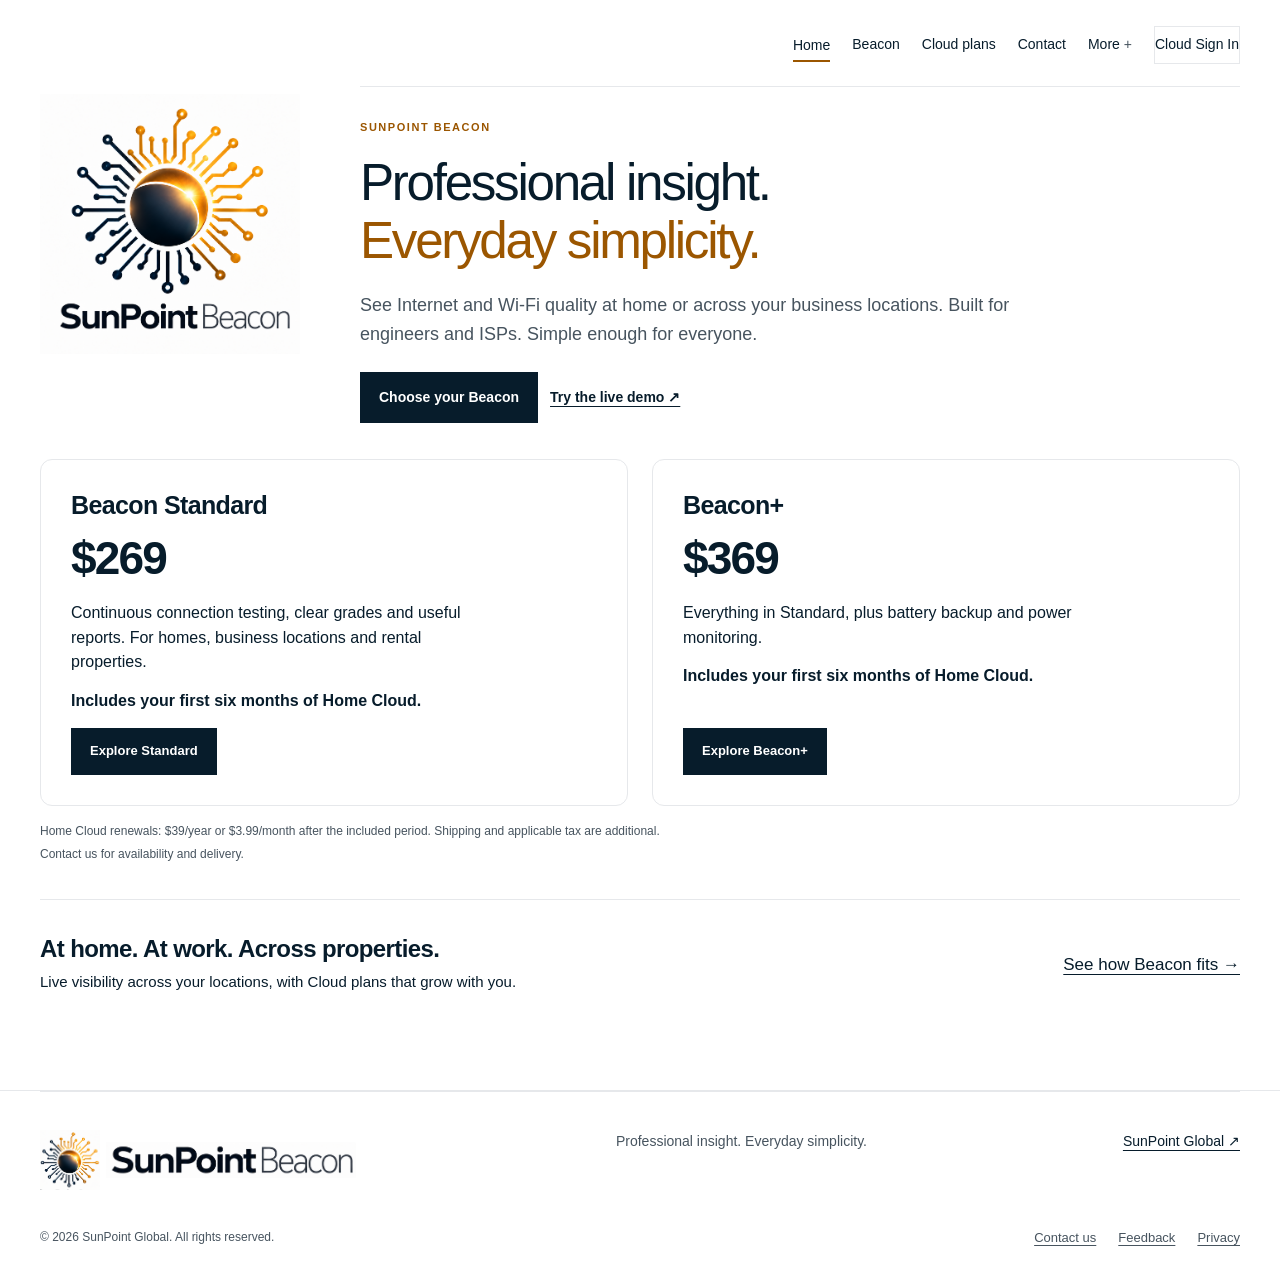
<file: index.html>
<!doctype html><html lang="en"><head><meta charset="utf-8"><meta name="viewport" content="width=device-width,initial-scale=1"><title>SunPoint Beacon — Professional insight. Everyday simplicity.</title><meta name="description" content="Professional Internet and Wi-Fi testing for engineers, ISPs, businesses and homes. Monitor connection quality across locations with clear dashboards and reports."><link rel="canonical" href="https://sunpointbeacon.com/"><meta property="og:type" content="website"><meta property="og:title" content="SunPoint Beacon — Professional insight. Everyday simplicity."><meta property="og:description" content="Professional Internet and Wi-Fi testing for engineers, ISPs, businesses and homes. Monitor connection quality across locations with clear dashboards and reports."><meta property="og:url" content="https://sunpointbeacon.com/"><meta name="theme-color" content="#102f3b"><link rel="icon" href="favicon.svg?v=20261029-eclipse" type="image/svg+xml"><link rel="stylesheet" href="styles.css?v=20261106-privacy"><link rel="stylesheet" href="brand.css?v=20261030-navigation3"><script src="site.js?v=20261030-navigation3" defer></script><script src="analytics-config.js"></script><script src="analytics.js?v=20261106-privacy" defer></script></head><body><a class="skip" href="#main">Skip to content</a><header class="home-masthead clean-bundle-home"><div class="wrap home-masthead-grid"><a class="brand" href="/" aria-label="SunPoint Beacon home"><img class="eclipse-stacked-header" src="assets/eclipse-logo.png" alt="SunPoint Beacon" width="1254" height="1254"></a><div class="home-masthead-content"><nav class="site-navigation" aria-label="Main navigation"><a href="/" aria-current="page">Home</a><a href="product.html">Beacon</a><a href="pricing.html">Cloud plans</a><a href="contact.html">Contact</a><details class="site-more"><summary>More</summary><div class="site-more-links"><a href="https://sunpointglobal.net/consulting.html">Consulting</a><a href="use-cases.html">Use cases</a><a href="about.html">About</a><a href="https://cloud.sunpointbeacon.com/demo/login?signup=1">Live demo</a><a href="feedback.html">Feedback</a></div></details><a href="https://cloud.sunpointbeacon.com/login" class="cloud-signin">Cloud Sign In</a></nav><div class="home-intro"><p class="eyebrow">SunPoint Beacon</p><h1>Professional insight.<br><em>Everyday simplicity.</em></h1><p class="lead">See Internet and Wi-Fi quality at home or across your business locations. Built for engineers and ISPs. Simple enough for everyone.</p><div class="actions"><a class="button" href="#choose-beacon">Choose your Beacon</a><a class="home-demo-link" href="https://cloud.sunpointbeacon.com/demo/login?signup=1">Try the live demo &#8599;</a></div></div></div></div></header><main id="main"><section class="wrap bundle-choice" id="choose-beacon" aria-label="Choose your Beacon"><article class="bundle-card"><h2>Beacon Standard</h2><p class="bundle-price">$269</p><p>Continuous connection testing, clear grades and useful reports. For homes, business locations and rental properties.</p><p class="bundle-included">Includes your first six months of Home Cloud.</p><a class="button" href="product.html">Explore Standard</a></article><article class="bundle-card"><h2>Beacon+</h2><p class="bundle-price">$369</p><p>Everything in Standard, plus battery backup and power monitoring.</p><p class="bundle-included">Includes your first six months of Home Cloud.</p><a class="button" href="product.html">Explore Beacon+</a></article></section><div class="wrap bundle-terms"><p>Home Cloud renewals: $39/year or $3.99/month after the included period. Shipping and applicable tax are additional.</p><p>Contact us for availability and delivery.</p></div><section class="wrap consulting-quiet"><div><h2>At home. At work. Across properties.</h2><p>Live visibility across your locations, with Cloud plans that grow with you.</p></div><a class="text-link" href="use-cases.html">See how Beacon fits &#8594;</a></section></main><footer><div class="wrap footer "><a class="brand" href="/" aria-label="SunPoint Beacon home" title="SunPoint Beacon home"><svg class="eclipse-lockup" viewBox="0 0 640 120" role="img" aria-label="SunPoint Beacon"><svg x="0" y="0" width="120" height="120" viewBox="140 60 980 920"><image href="assets/eclipse-logo.png" width="1254" height="1254"/></svg><svg x="132" y="25" width="500" height="70" viewBox="70 995 1150 155"><image href="assets/eclipse-logo.png" width="1254" height="1254"/></svg></svg></a><p>Professional insight. Everyday simplicity.</p><a href="https://sunpointglobal.net/">SunPoint Global ↗</a></div><div class="wrap footer-bottom"><span>© <span data-year>2026</span> SunPoint Global. All rights reserved.</span><nav class="footer-links" aria-label="Footer navigation"><a href="contact.html">Contact us</a><a href="feedback.html">Feedback</a><a href="privacy.html">Privacy</a></nav></div></footer></body></html>
</file>
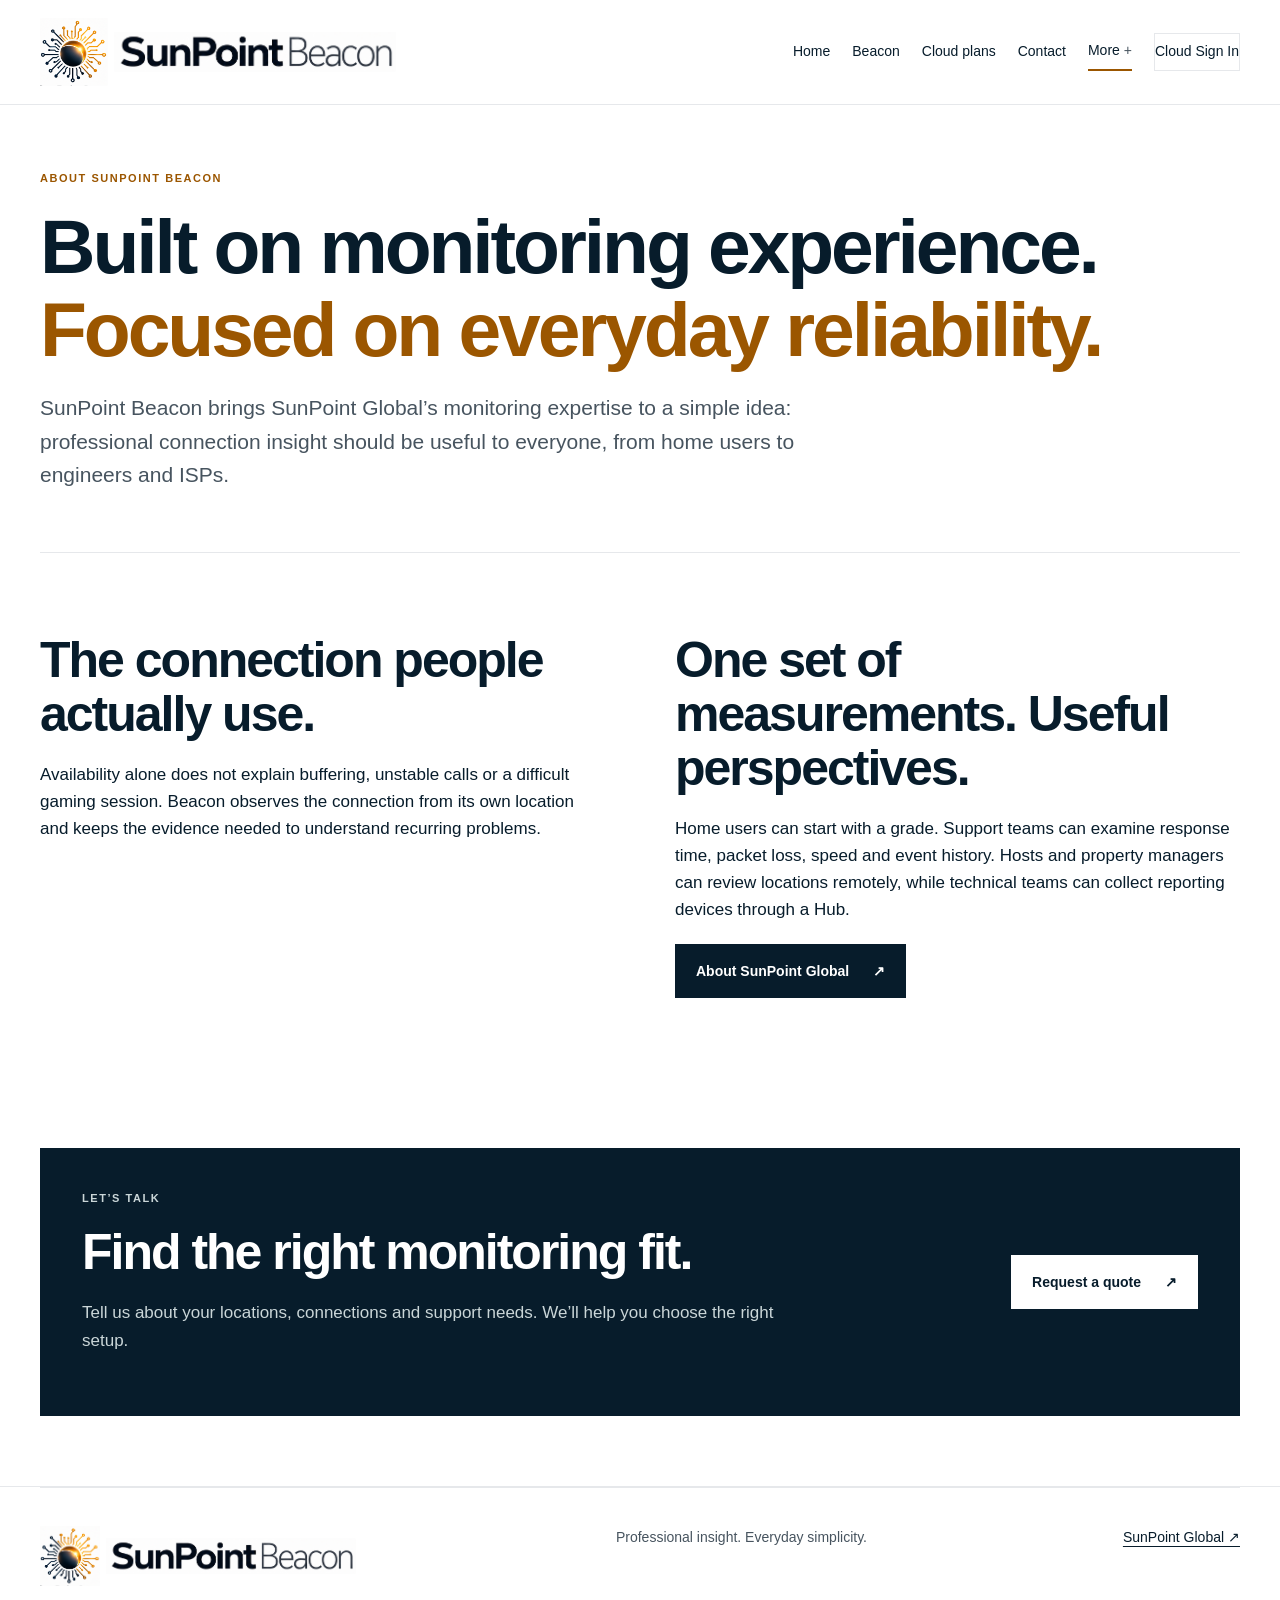
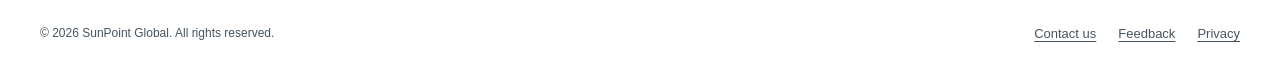
<file: about.html>
<!doctype html><html lang="en"><head><meta charset="utf-8"><meta name="viewport" content="width=device-width,initial-scale=1"><title>About SunPoint Beacon | SunPoint Global</title><meta name="description" content="Practical connection monitoring from SunPoint Global, built on enterprise monitoring and observability experience."><link rel="canonical" href="https://sunpointbeacon.com/about.html"><meta property="og:type" content="website"><meta property="og:title" content="About SunPoint Beacon | SunPoint Global"><meta property="og:description" content="Practical connection monitoring from SunPoint Global, built on enterprise monitoring and observability experience."><meta property="og:url" content="https://sunpointbeacon.com/about.html"><meta name="theme-color" content="#102f3b"><link rel="icon" href="favicon.svg?v=20261029-eclipse" type="image/svg+xml"><link rel="stylesheet" href="styles.css?v=20261106-privacy"><link rel="stylesheet" href="brand.css?v=20261030-navigation3"><script src="site.js?v=20261030-navigation3" defer></script><script src="analytics-config.js"></script><script src="analytics.js?v=20261106-privacy" defer></script></head><body><a class="skip" href="#main">Skip to content</a><header><div class="wrap head"><a class="brand" href="/" aria-label="SunPoint Beacon home" title="SunPoint Beacon home"><svg class="eclipse-lockup" viewBox="0 0 640 120" role="img" aria-label="SunPoint Beacon"><svg x="0" y="0" width="120" height="120" viewBox="140 60 980 920"><image href="assets/eclipse-logo.png" width="1254" height="1254"/></svg><svg x="132" y="25" width="500" height="70" viewBox="70 995 1150 155"><image href="assets/eclipse-logo.png" width="1254" height="1254"/></svg></svg></a><nav class="site-navigation" aria-label="Main navigation"><a href="/">Home</a><a href="product.html">Beacon</a><a href="pricing.html">Cloud plans</a><a href="contact.html">Contact</a><details class="site-more" data-current="true"><summary>More</summary><div class="site-more-links"><a href="https://sunpointglobal.net/consulting.html">Consulting</a><a href="use-cases.html">Use cases</a><a href="about.html" aria-current="page">About</a><a href="https://cloud.sunpointbeacon.com/demo/login?signup=1">Live demo</a><a href="feedback.html">Feedback</a></div></details><a href="https://cloud.sunpointbeacon.com/login" class="cloud-signin">Cloud Sign In</a></nav></div></header><main id="main"><section class="wrap page-intro"><p class="eyebrow">About SunPoint Beacon</p><h1>Built on monitoring experience.<br><em>Focused on everyday reliability.</em></h1><p class="lead">SunPoint Beacon brings SunPoint Global’s monitoring expertise to a simple idea: professional connection insight should be useful to everyone, from home users to engineers and ISPs.</p></section><section class="section wrap split"><div><h2>The connection people actually use.</h2><p>Availability alone does not explain buffering, unstable calls or a difficult gaming session. Beacon observes the connection from its own location and keeps the evidence needed to understand recurring problems.</p></div><div><h2>One set of measurements. Useful perspectives.</h2><p>Home users can start with a grade. Support teams can examine response time, packet loss, speed and event history. Hosts and property managers can review locations remotely, while technical teams can collect reporting devices through a Hub.</p><a class="button" href="https://sunpointglobal.net/about.html">About SunPoint Global <span aria-hidden="true">↗</span></a></div></section><section class="wrap callout"><div><p class="eyebrow">Let’s talk</p><h2>Find the right monitoring fit.</h2><p>Tell us about your locations, connections and support needs. We’ll help you choose the right setup.</p></div><a class="button" href="contact.html">Request a quote <span aria-hidden="true">↗</span></a></section></main><footer><div class="wrap footer "><a class="brand" href="/" aria-label="SunPoint Beacon home" title="SunPoint Beacon home"><svg class="eclipse-lockup" viewBox="0 0 640 120" role="img" aria-label="SunPoint Beacon"><svg x="0" y="0" width="120" height="120" viewBox="140 60 980 920"><image href="assets/eclipse-logo.png" width="1254" height="1254"/></svg><svg x="132" y="25" width="500" height="70" viewBox="70 995 1150 155"><image href="assets/eclipse-logo.png" width="1254" height="1254"/></svg></svg></a><p>Professional insight. Everyday simplicity.</p><a href="https://sunpointglobal.net/">SunPoint Global ↗</a></div><div class="wrap footer-bottom"><span>© <span data-year>2026</span> SunPoint Global. All rights reserved.</span><nav class="footer-links" aria-label="Footer navigation"><a href="contact.html">Contact us</a><a href="feedback.html">Feedback</a><a href="privacy.html">Privacy</a></nav></div></footer></body></html>
</file>
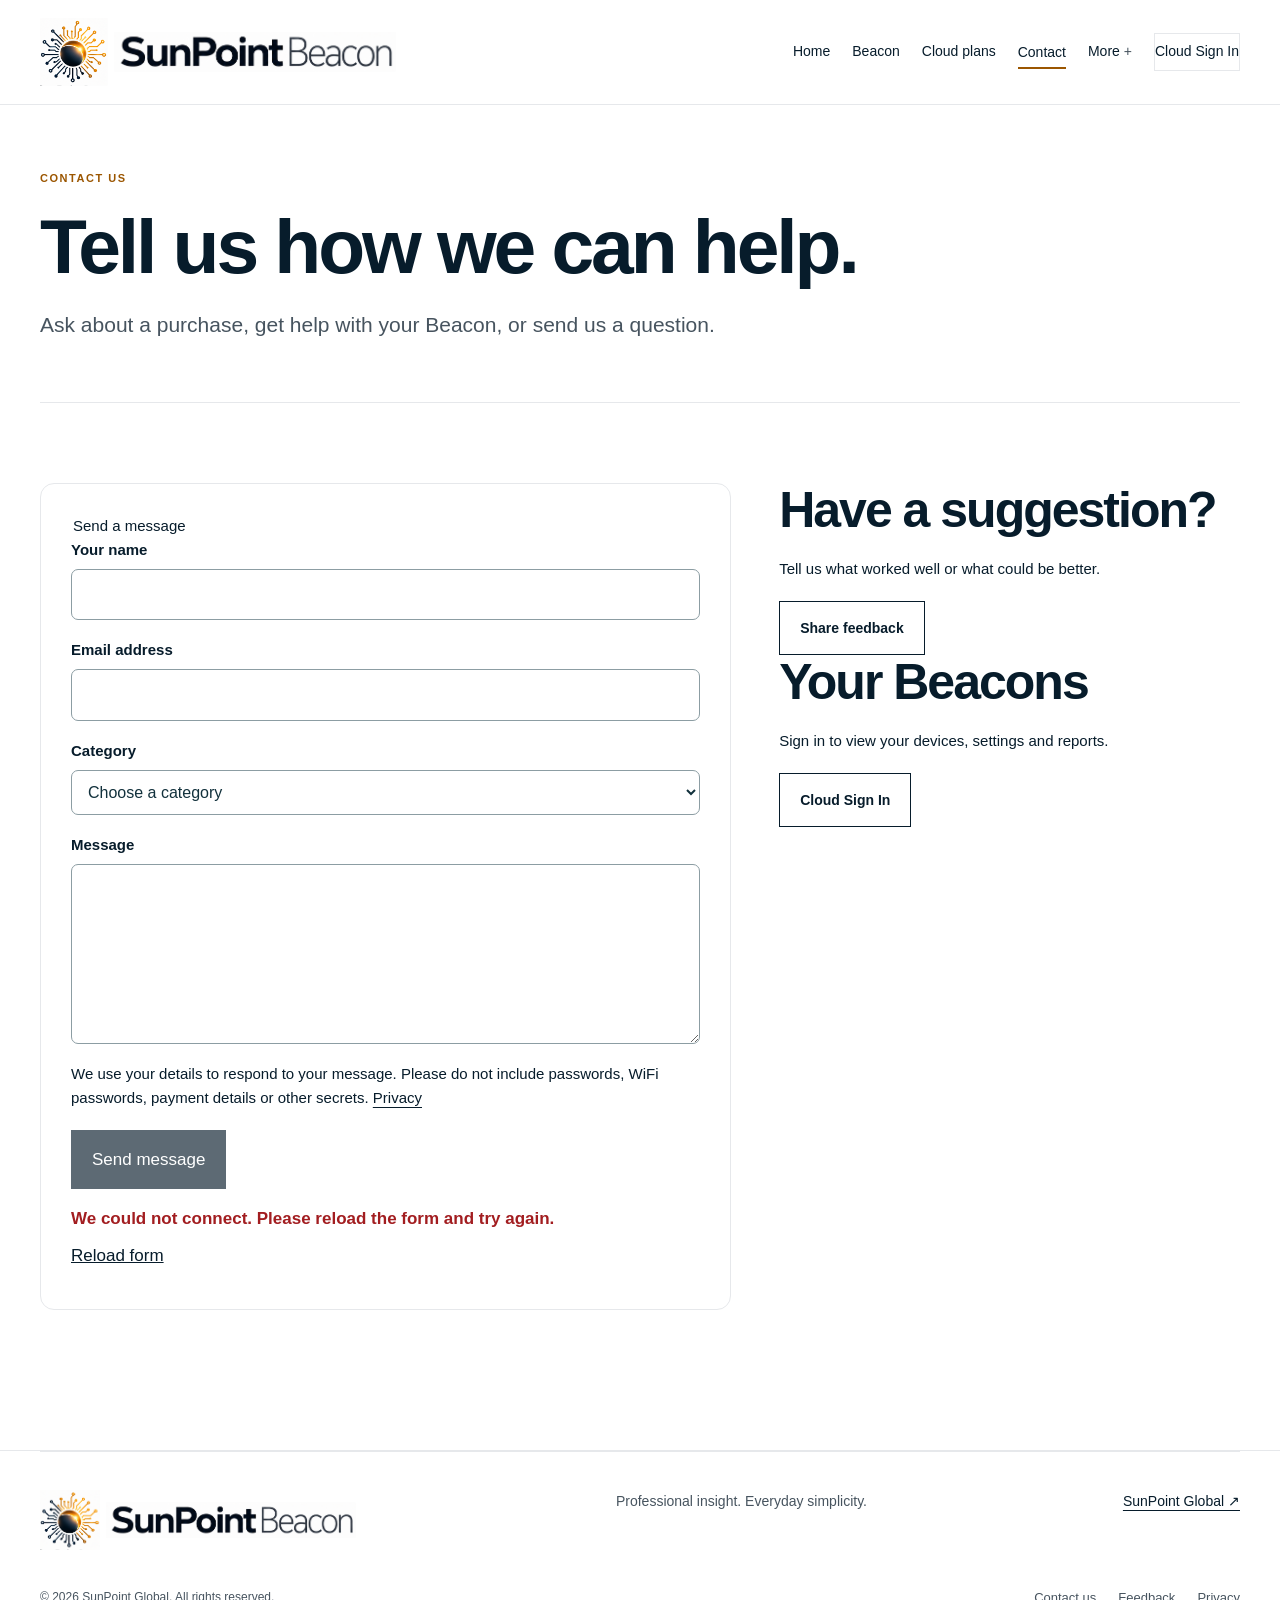
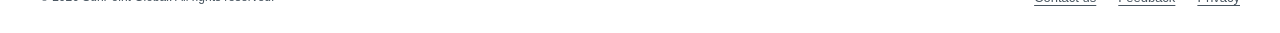
<file: contact.html>
<!doctype html><html lang="en"><head><meta charset="utf-8"><meta name="viewport" content="width=device-width,initial-scale=1"><title>Contact us | SunPoint Beacon</title><meta name="description" content="Ask about Beacon, get product support, or send a privacy question."><link rel="canonical" href="https://sunpointbeacon.com/contact.html"><meta property="og:type" content="website"><meta name="theme-color" content="#102f3b"><link rel="icon" href="favicon.svg?v=20261029-eclipse" type="image/svg+xml"><link rel="stylesheet" href="styles.css?v=20261106-privacy"><link rel="stylesheet" href="brand.css?v=20261030-navigation3"><script src="site.js?v=20261030-navigation3" defer></script><script src="analytics-config.js"></script><script src="analytics.js?v=20261106-privacy" defer></script><link rel="stylesheet" href="contact.css?v=20261029-forms"><script src="contact.js?v=20261029-forms2" defer></script></head><body><a class="skip" href="#main">Skip to content</a><header><div class="wrap head"><a class="brand" href="/" aria-label="SunPoint Beacon home" title="SunPoint Beacon home"><svg class="eclipse-lockup" viewBox="0 0 640 120" role="img" aria-label="SunPoint Beacon"><svg x="0" y="0" width="120" height="120" viewBox="140 60 980 920"><image href="assets/eclipse-logo.png" width="1254" height="1254"/></svg><svg x="132" y="25" width="500" height="70" viewBox="70 995 1150 155"><image href="assets/eclipse-logo.png" width="1254" height="1254"/></svg></svg></a><nav class="site-navigation" aria-label="Main navigation"><a href="/">Home</a><a href="product.html">Beacon</a><a href="pricing.html">Cloud plans</a><a href="contact.html" aria-current="page">Contact</a><details class="site-more"><summary>More</summary><div class="site-more-links"><a href="https://sunpointglobal.net/consulting.html">Consulting</a><a href="use-cases.html">Use cases</a><a href="about.html">About</a><a href="https://cloud.sunpointbeacon.com/demo/login?signup=1">Live demo</a><a href="feedback.html">Feedback</a></div></details><a href="https://cloud.sunpointbeacon.com/login" class="cloud-signin">Cloud Sign In</a></nav></div></header><main id="main"><section class="wrap page-intro"><p class="eyebrow">Contact us</p><h1>Tell us how we can help.</h1><p class="lead">Ask about a purchase, get help with your Beacon, or send us a question.</p></section><section class="wrap section contact-layout"><div class="contact-form-card"><form data-contact-form method="post"><fieldset><legend class="form-note">Send a message</legend><input type="hidden" name="kind" value="contact"><label>Your name<input name="name" autocomplete="name" maxlength="100" required></label><label>Email address<input name="email" type="email" autocomplete="email" maxlength="254" required></label><label>Category<select name="category" required><option value="" selected disabled>Choose a category</option><option value="sales">Sales enquiry</option><option value="support">Product support</option><option value="consulting">Consulting enquiry</option><option value="privacy">Privacy question</option><option value="other">Other question</option></select></label><label>Message<textarea name="message" minlength="10" maxlength="5000" required></textarea></label><label class="form-trap" aria-hidden="true">Leave this blank<input name="company_website" tabindex="-1" autocomplete="off"></label><p class="form-note">We use your details to respond to your message. Please do not include passwords, WiFi passwords, payment details or other secrets. <a href="privacy.html">Privacy</a></p><button class="button" type="submit" disabled>Send message</button></fieldset></form><p class="form-status" data-form-status role="status" aria-live="polite" tabindex="-1"></p><button class="form-retry" type="button" data-form-retry>Reload form</button><noscript><p>Please enable JavaScript to use this message form.</p></noscript></div><aside class="contact-side"><h2>Have a suggestion?</h2><p>Tell us what worked well or what could be better.</p><a class="button secondary" href="feedback.html">Share feedback</a><h2>Your Beacons</h2><p>Sign in to view your devices, settings and reports.</p><a class="button secondary" href="https://cloud.sunpointbeacon.com/login">Cloud Sign In</a></aside></section></main><footer><div class="wrap footer "><a class="brand" href="/" aria-label="SunPoint Beacon home" title="SunPoint Beacon home"><svg class="eclipse-lockup" viewBox="0 0 640 120" role="img" aria-label="SunPoint Beacon"><svg x="0" y="0" width="120" height="120" viewBox="140 60 980 920"><image href="assets/eclipse-logo.png" width="1254" height="1254"/></svg><svg x="132" y="25" width="500" height="70" viewBox="70 995 1150 155"><image href="assets/eclipse-logo.png" width="1254" height="1254"/></svg></svg></a><p>Professional insight. Everyday simplicity.</p><a href="https://sunpointglobal.net/">SunPoint Global ↗</a></div><div class="wrap footer-bottom"><span>© <span data-year>2026</span> SunPoint Global. All rights reserved.</span><nav class="footer-links" aria-label="Footer navigation"><a href="contact.html">Contact us</a><a href="feedback.html">Feedback</a><a href="privacy.html">Privacy</a></nav></div></footer></body></html>
</file>
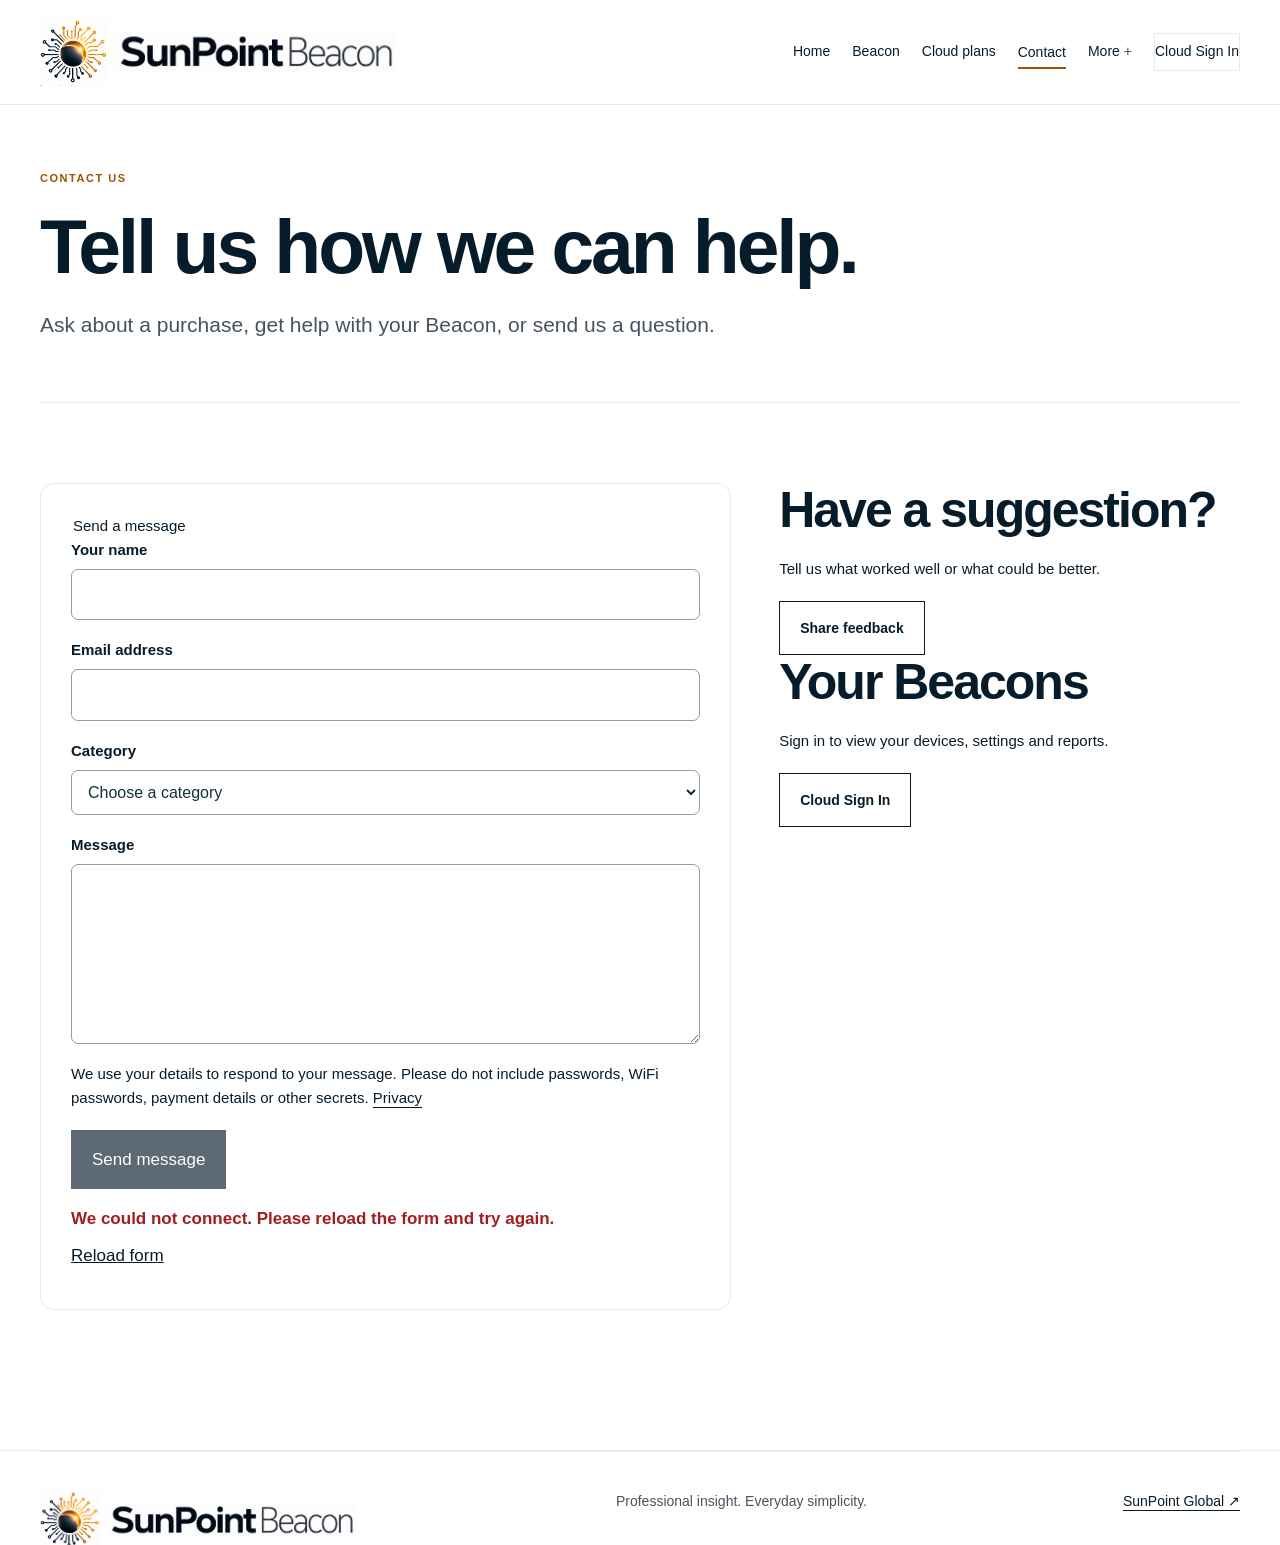
<file: early-access.html>
<!doctype html><html lang="en"><head><meta charset="utf-8"><meta name="viewport" content="width=device-width,initial-scale=1"><meta http-equiv="refresh" content="0;url=contact.html"><link rel="canonical" href="https://sunpointbeacon.com/contact.html"><title>Contact SunPoint Beacon</title><script src="analytics-config.js"></script><script src="analytics.js?v=20261106-privacy" defer></script></head><body><p><a href="contact.html">Continue to Beacon sales and support</a></p></body></html>
</file>
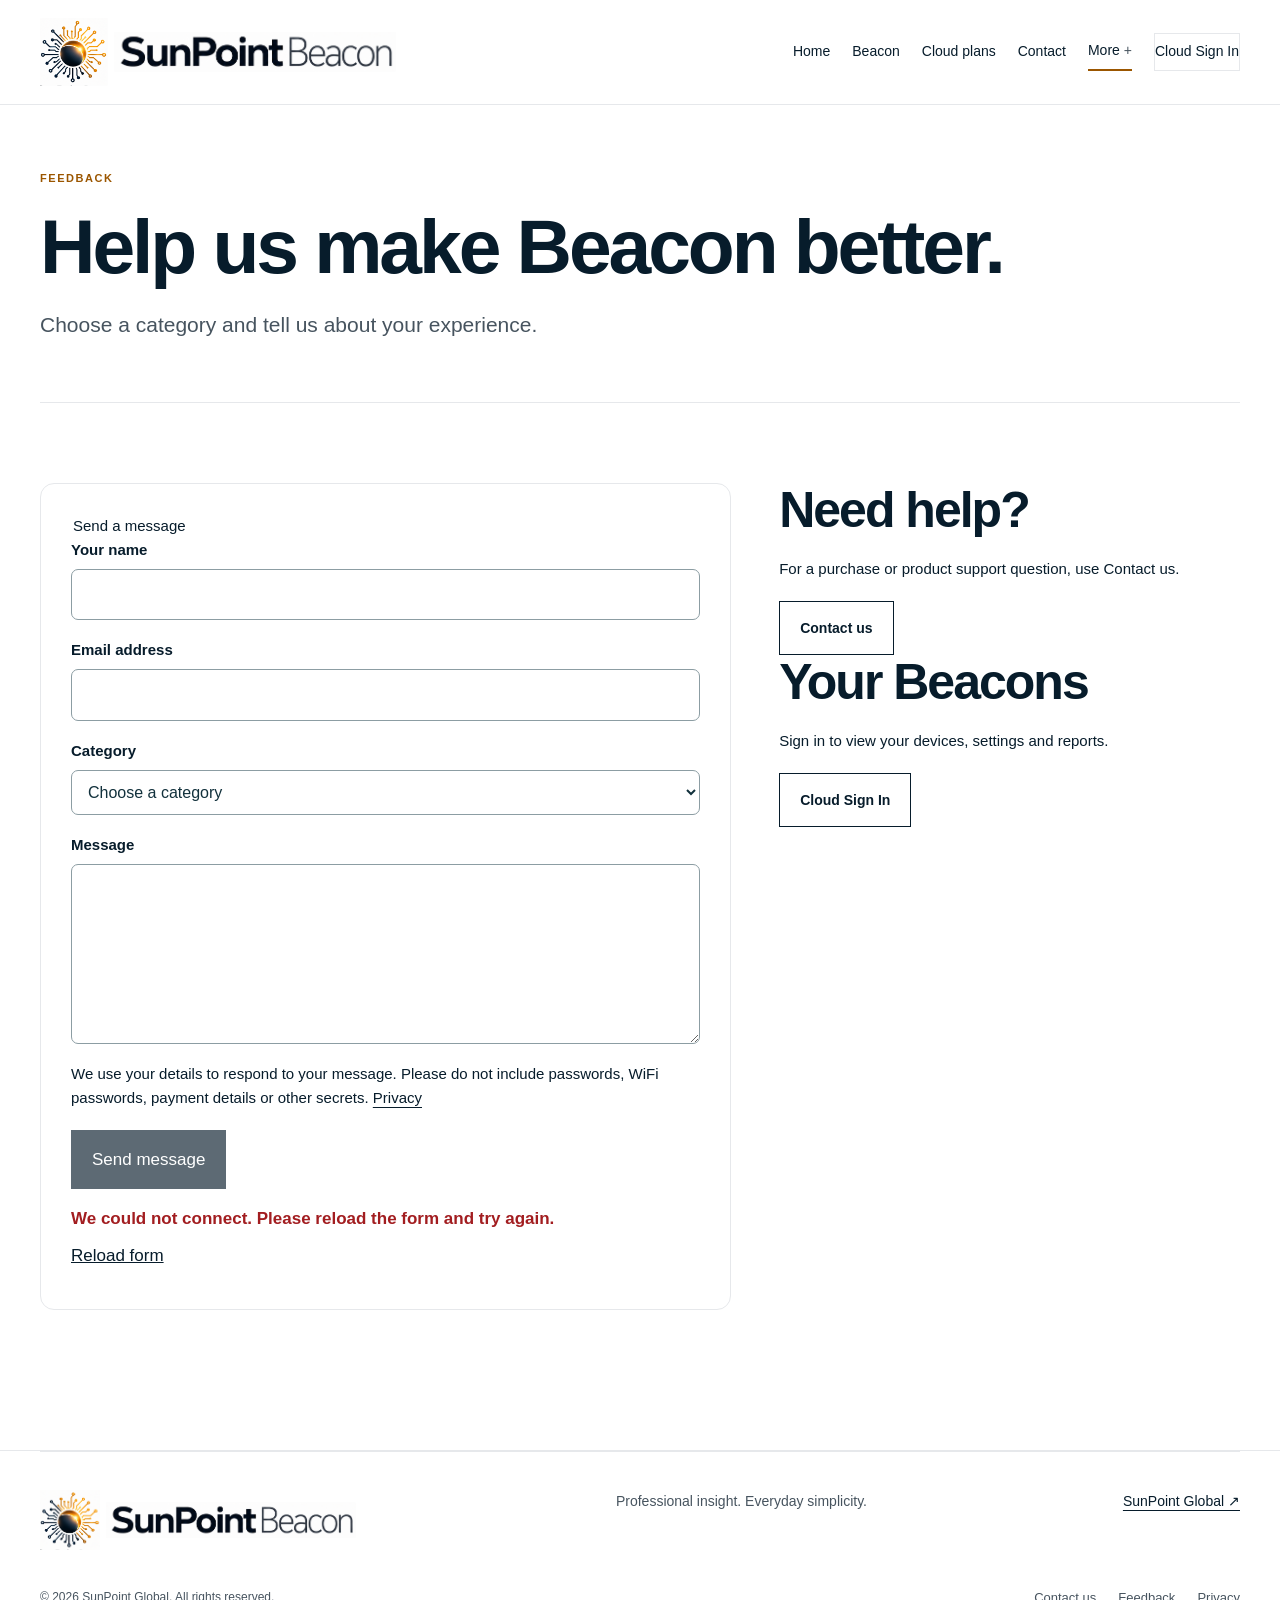
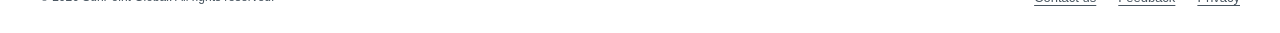
<file: feedback.html>
<!doctype html><html lang="en"><head><meta charset="utf-8"><meta name="viewport" content="width=device-width,initial-scale=1"><title>Feedback | SunPoint Beacon</title><meta name="description" content="Share your experience or suggest an improvement to SunPoint Beacon."><link rel="canonical" href="https://sunpointbeacon.com/feedback.html"><meta property="og:type" content="website"><meta name="theme-color" content="#102f3b"><link rel="icon" href="favicon.svg?v=20261029-eclipse" type="image/svg+xml"><link rel="stylesheet" href="styles.css?v=20261106-privacy"><link rel="stylesheet" href="brand.css?v=20261030-navigation3"><script src="site.js?v=20261030-navigation3" defer></script><script src="analytics-config.js"></script><script src="analytics.js?v=20261106-privacy" defer></script><link rel="stylesheet" href="contact.css?v=20261029-forms"><script src="contact.js?v=20261029-forms2" defer></script></head><body><a class="skip" href="#main">Skip to content</a><header><div class="wrap head"><a class="brand" href="/" aria-label="SunPoint Beacon home" title="SunPoint Beacon home"><svg class="eclipse-lockup" viewBox="0 0 640 120" role="img" aria-label="SunPoint Beacon"><svg x="0" y="0" width="120" height="120" viewBox="140 60 980 920"><image href="assets/eclipse-logo.png" width="1254" height="1254"/></svg><svg x="132" y="25" width="500" height="70" viewBox="70 995 1150 155"><image href="assets/eclipse-logo.png" width="1254" height="1254"/></svg></svg></a><nav class="site-navigation" aria-label="Main navigation"><a href="/">Home</a><a href="product.html">Beacon</a><a href="pricing.html">Cloud plans</a><a href="contact.html">Contact</a><details class="site-more" data-current="true"><summary>More</summary><div class="site-more-links"><a href="https://sunpointglobal.net/consulting.html">Consulting</a><a href="use-cases.html">Use cases</a><a href="about.html">About</a><a href="https://cloud.sunpointbeacon.com/demo/login?signup=1">Live demo</a><a href="feedback.html" aria-current="page">Feedback</a></div></details><a href="https://cloud.sunpointbeacon.com/login" class="cloud-signin">Cloud Sign In</a></nav></div></header><main id="main"><section class="wrap page-intro"><p class="eyebrow">Feedback</p><h1>Help us make Beacon better.</h1><p class="lead">Choose a category and tell us about your experience.</p></section><section class="wrap section contact-layout"><div class="contact-form-card"><form data-contact-form method="post"><fieldset><legend class="form-note">Send a message</legend><input type="hidden" name="kind" value="feedback"><label>Your name<input name="name" autocomplete="name" maxlength="100" required></label><label>Email address<input name="email" type="email" autocomplete="email" maxlength="254" required></label><label>Category<select name="category" required><option value="" selected disabled>Choose a category</option><option value="idea">Feature suggestion</option><option value="problem">Something is not working</option><option value="setup">Setup experience</option><option value="readings">Scores and readings</option><option value="website">Website or navigation</option><option value="other">Other feedback</option></select></label><label>Message<textarea name="message" minlength="10" maxlength="5000" required></textarea></label><label class="form-trap" aria-hidden="true">Leave this blank<input name="company_website" tabindex="-1" autocomplete="off"></label><p class="form-note">We use your details to respond to your message. Please do not include passwords, WiFi passwords, payment details or other secrets. <a href="privacy.html">Privacy</a></p><button class="button" type="submit" disabled>Send message</button></fieldset></form><p class="form-status" data-form-status role="status" aria-live="polite" tabindex="-1"></p><button class="form-retry" type="button" data-form-retry>Reload form</button><noscript><p>Please enable JavaScript to use this message form.</p></noscript></div><aside class="contact-side"><h2>Need help?</h2><p>For a purchase or product support question, use Contact us.</p><a class="button secondary" href="contact.html">Contact us</a><h2>Your Beacons</h2><p>Sign in to view your devices, settings and reports.</p><a class="button secondary" href="https://cloud.sunpointbeacon.com/login">Cloud Sign In</a></aside></section></main><footer><div class="wrap footer "><a class="brand" href="/" aria-label="SunPoint Beacon home" title="SunPoint Beacon home"><svg class="eclipse-lockup" viewBox="0 0 640 120" role="img" aria-label="SunPoint Beacon"><svg x="0" y="0" width="120" height="120" viewBox="140 60 980 920"><image href="assets/eclipse-logo.png" width="1254" height="1254"/></svg><svg x="132" y="25" width="500" height="70" viewBox="70 995 1150 155"><image href="assets/eclipse-logo.png" width="1254" height="1254"/></svg></svg></a><p>Professional insight. Everyday simplicity.</p><a href="https://sunpointglobal.net/">SunPoint Global ↗</a></div><div class="wrap footer-bottom"><span>© <span data-year>2026</span> SunPoint Global. All rights reserved.</span><nav class="footer-links" aria-label="Footer navigation"><a href="contact.html">Contact us</a><a href="feedback.html">Feedback</a><a href="privacy.html">Privacy</a></nav></div></footer></body></html>
</file>
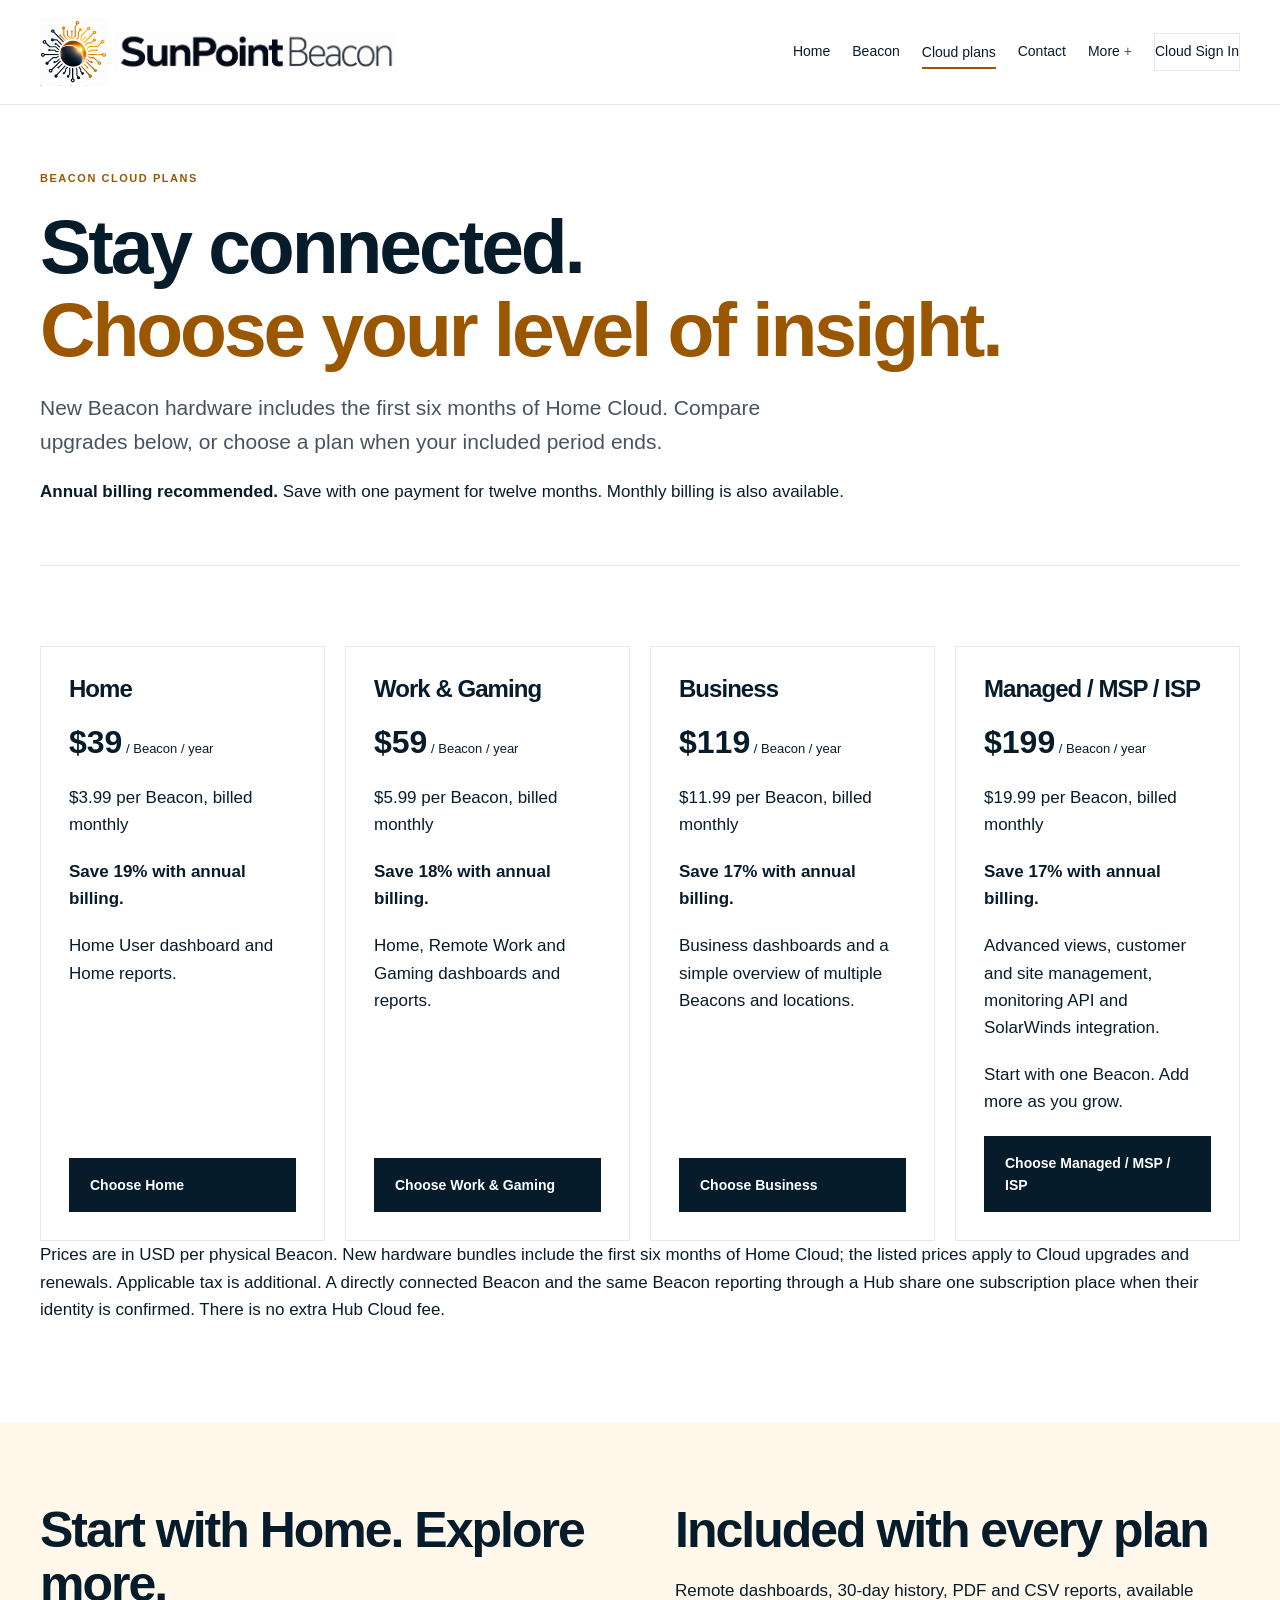
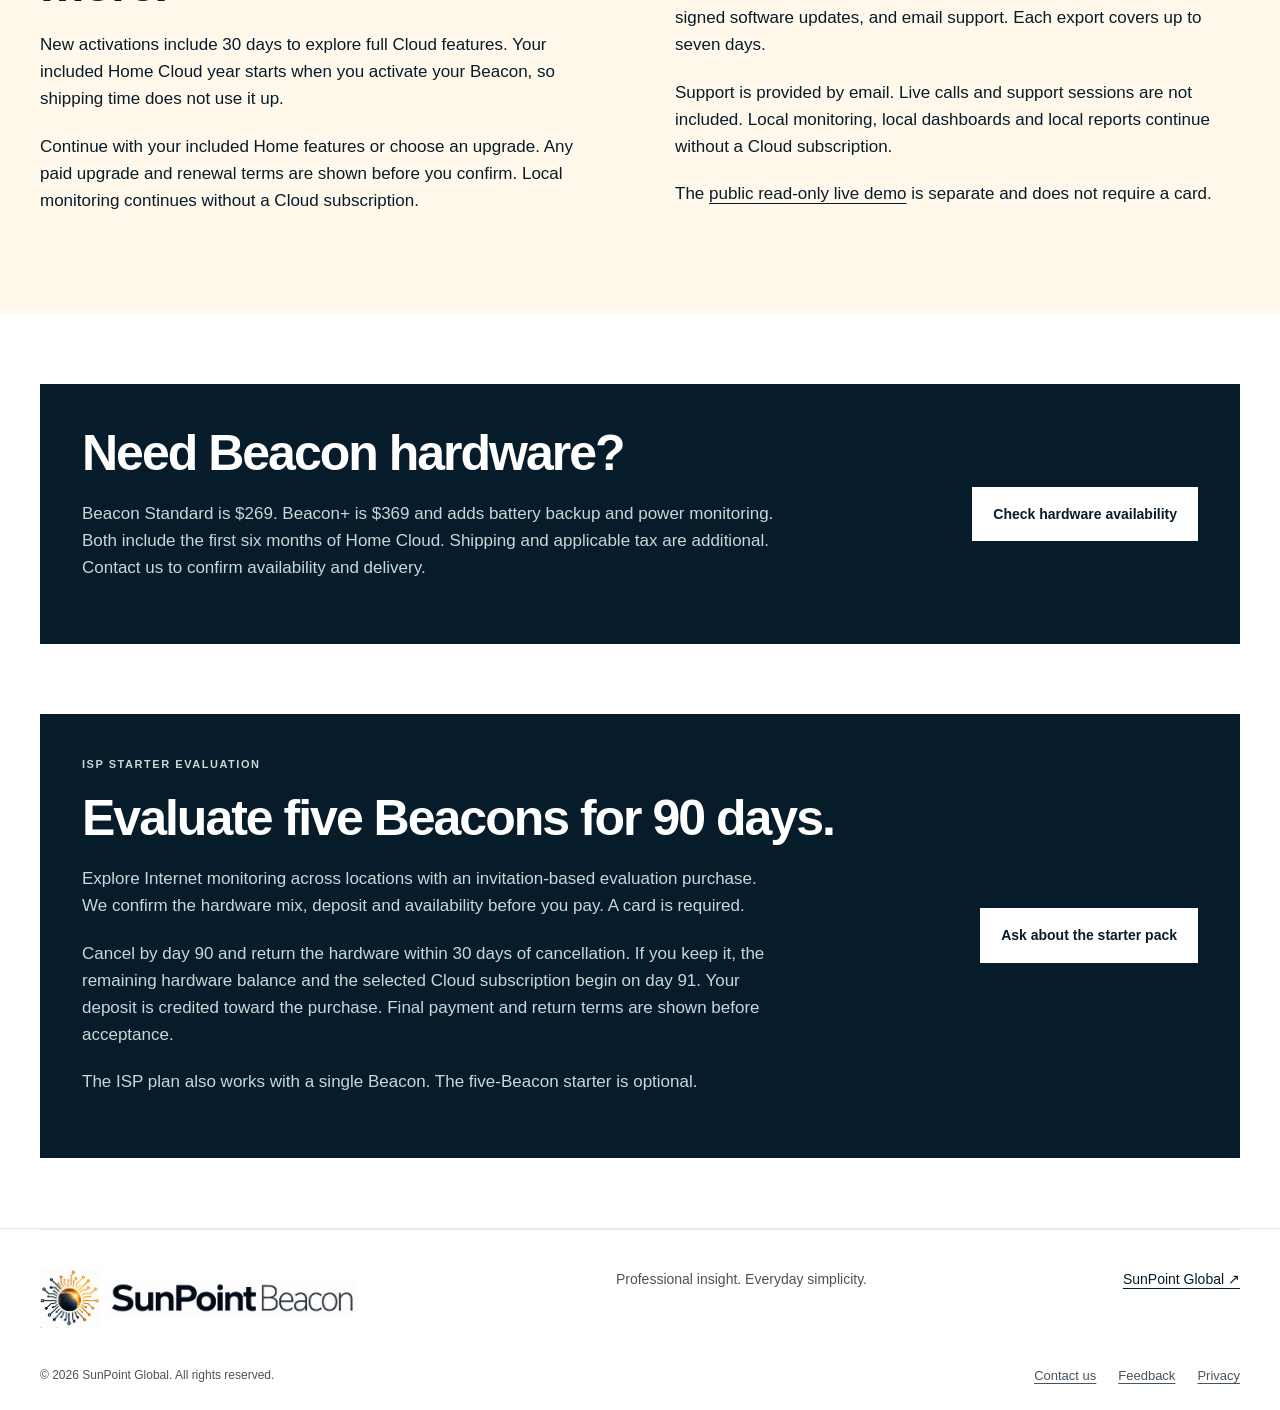
<file: pricing.html>
<!doctype html><html lang="en"><head><meta charset="utf-8"><meta name="viewport" content="width=device-width,initial-scale=1"><title>Cloud plans and pricing | SunPoint Beacon</title><link rel="canonical" href="https://sunpointbeacon.com/pricing.html"><meta name="theme-color" content="#102f3b"><link rel="icon" href="favicon.svg?v=20261029-eclipse" type="image/svg+xml"><link rel="stylesheet" href="styles.css?v=20261106-privacy"><link rel="stylesheet" href="brand.css?v=20261030-navigation3"><script src="site.js?v=20261030-navigation3" defer></script><meta name="description" content="Compare monthly and annual Beacon Cloud plans, with a 30-day full-feature trial for eligible new activations. Annual billing recommended."><script src="analytics-config.js"></script><script src="analytics.js?v=20261106-privacy" defer></script></head><body><a class="skip" href="#main">Skip to content</a><header><div class="wrap head"><a class="brand" href="/" aria-label="SunPoint Beacon home" title="SunPoint Beacon home"><svg class="eclipse-lockup" viewBox="0 0 640 120" role="img" aria-label="SunPoint Beacon"><svg x="0" y="0" width="120" height="120" viewBox="140 60 980 920"><image href="assets/eclipse-logo.png" width="1254" height="1254"/></svg><svg x="132" y="25" width="500" height="70" viewBox="70 995 1150 155"><image href="assets/eclipse-logo.png" width="1254" height="1254"/></svg></svg></a><nav class="site-navigation" aria-label="Main navigation"><a href="/">Home</a><a href="product.html">Beacon</a><a href="pricing.html" aria-current="page">Cloud plans</a><a href="contact.html">Contact</a><details class="site-more"><summary>More</summary><div class="site-more-links"><a href="https://sunpointglobal.net/consulting.html">Consulting</a><a href="use-cases.html">Use cases</a><a href="about.html">About</a><a href="https://cloud.sunpointbeacon.com/demo/login?signup=1">Live demo</a><a href="feedback.html">Feedback</a></div></details><a href="https://cloud.sunpointbeacon.com/login" class="cloud-signin">Cloud Sign In</a></nav></div></header><main id="main"><section class="wrap page-intro"><p class="eyebrow">Beacon Cloud plans</p><h1>Stay connected.<br><em>Choose your level of insight.</em></h1><p class="lead">New Beacon hardware includes the first six months of Home Cloud. Compare upgrades below, or choose a plan when your included period ends.</p><p><strong>Annual billing recommended.</strong> Save with one payment for twelve months. Monthly billing is also available.</p></section><section class="wrap section"><div class="plan-grid"><article class="card plan-card"><h2>Home</h2><p class="plan-price">$39<small> / Beacon / year</small></p><p>$3.99 per Beacon, billed monthly</p><p><strong>Save 19% with annual billing.</strong></p><p>Home User dashboard and Home reports.</p><a class="button" href="https://cloud.sunpointbeacon.com/billing?plan=home">Choose Home</a></article><article class="card plan-card"><h2>Work &amp; Gaming</h2><p class="plan-price">$59<small> / Beacon / year</small></p><p>$5.99 per Beacon, billed monthly</p><p><strong>Save 18% with annual billing.</strong></p><p>Home, Remote Work and Gaming dashboards and reports.</p><a class="button" href="https://cloud.sunpointbeacon.com/billing?plan=work">Choose Work &amp; Gaming</a></article><article class="card plan-card"><h2>Business</h2><p class="plan-price">$119<small> / Beacon / year</small></p><p>$11.99 per Beacon, billed monthly</p><p><strong>Save 17% with annual billing.</strong></p><p>Business dashboards and a simple overview of multiple Beacons and locations.</p><a class="button" href="https://cloud.sunpointbeacon.com/billing?plan=business">Choose Business</a></article><article class="card plan-card"><h2>Managed / MSP / ISP</h2><p class="plan-price">$199<small> / Beacon / year</small></p><p>$19.99 per Beacon, billed monthly</p><p><strong>Save 17% with annual billing.</strong></p><p>Advanced views, customer and site management, monitoring API and SolarWinds integration.</p><p>Start with one Beacon. Add more as you grow.</p><a class="button" href="https://cloud.sunpointbeacon.com/billing?plan=managed">Choose Managed / MSP / ISP</a></article></div><p>Prices are in USD per physical Beacon. New hardware bundles include the first six months of Home Cloud; the listed prices apply to Cloud upgrades and renewals. Applicable tax is additional. A directly connected Beacon and the same Beacon reporting through a Hub share one subscription place when their identity is confirmed. There is no extra Hub Cloud fee.</p></section><section class="soft"><div class="wrap section split"><div><h2>Start with Home. Explore more.</h2><p>New activations include 30 days to explore full Cloud features. Your included Home Cloud year starts when you activate your Beacon, so shipping time does not use it up.</p><p>Continue with your included Home features or choose an upgrade. Any paid upgrade and renewal terms are shown before you confirm. Local monitoring continues without a Cloud subscription.</p></div><div><h2>Included with every plan</h2><p>Remote dashboards, 30-day history, PDF and CSV reports, available signed software updates, and email support. Each export covers up to seven days.</p><p>Support is provided by email. Live calls and support sessions are not included. Local monitoring, local dashboards and local reports continue without a Cloud subscription.</p><p>The <a href="https://cloud.sunpointbeacon.com/demo/login?signup=1">public read-only live demo</a> is separate and does not require a card.</p></div></div></section><section class="wrap callout"><div><h2>Need Beacon hardware?</h2><p>Beacon Standard is $269. Beacon+ is $369 and adds battery backup and power monitoring. Both include the first six months of Home Cloud. Shipping and applicable tax are additional. Contact us to confirm availability and delivery.</p></div><a class="button" href="contact.html">Check hardware availability</a></section><section class="wrap callout" id="isp-starter"><div><p class="eyebrow">ISP starter evaluation</p><h2>Evaluate five Beacons for 90 days.</h2><p>Explore Internet monitoring across locations with an invitation-based evaluation purchase. We confirm the hardware mix, deposit and availability before you pay. A card is required.</p><p>Cancel by day 90 and return the hardware within 30 days of cancellation. If you keep it, the remaining hardware balance and the selected Cloud subscription begin on day 91. Your deposit is credited toward the purchase. Final payment and return terms are shown before acceptance.</p><p>The ISP plan also works with a single Beacon. The five-Beacon starter is optional.</p></div><a class="button" href="contact.html">Ask about the starter pack</a></section></main><footer><div class="wrap footer "><a class="brand" href="/" aria-label="SunPoint Beacon home" title="SunPoint Beacon home"><svg class="eclipse-lockup" viewBox="0 0 640 120" role="img" aria-label="SunPoint Beacon"><svg x="0" y="0" width="120" height="120" viewBox="140 60 980 920"><image href="assets/eclipse-logo.png" width="1254" height="1254"/></svg><svg x="132" y="25" width="500" height="70" viewBox="70 995 1150 155"><image href="assets/eclipse-logo.png" width="1254" height="1254"/></svg></svg></a><p>Professional insight. Everyday simplicity.</p><a href="https://sunpointglobal.net/">SunPoint Global ↗</a></div><div class="wrap footer-bottom"><span>© <span data-year>2026</span> SunPoint Global. All rights reserved.</span><nav class="footer-links" aria-label="Footer navigation"><a href="contact.html">Contact us</a><a href="feedback.html">Feedback</a><a href="privacy.html">Privacy</a></nav></div></footer></body></html>
</file>
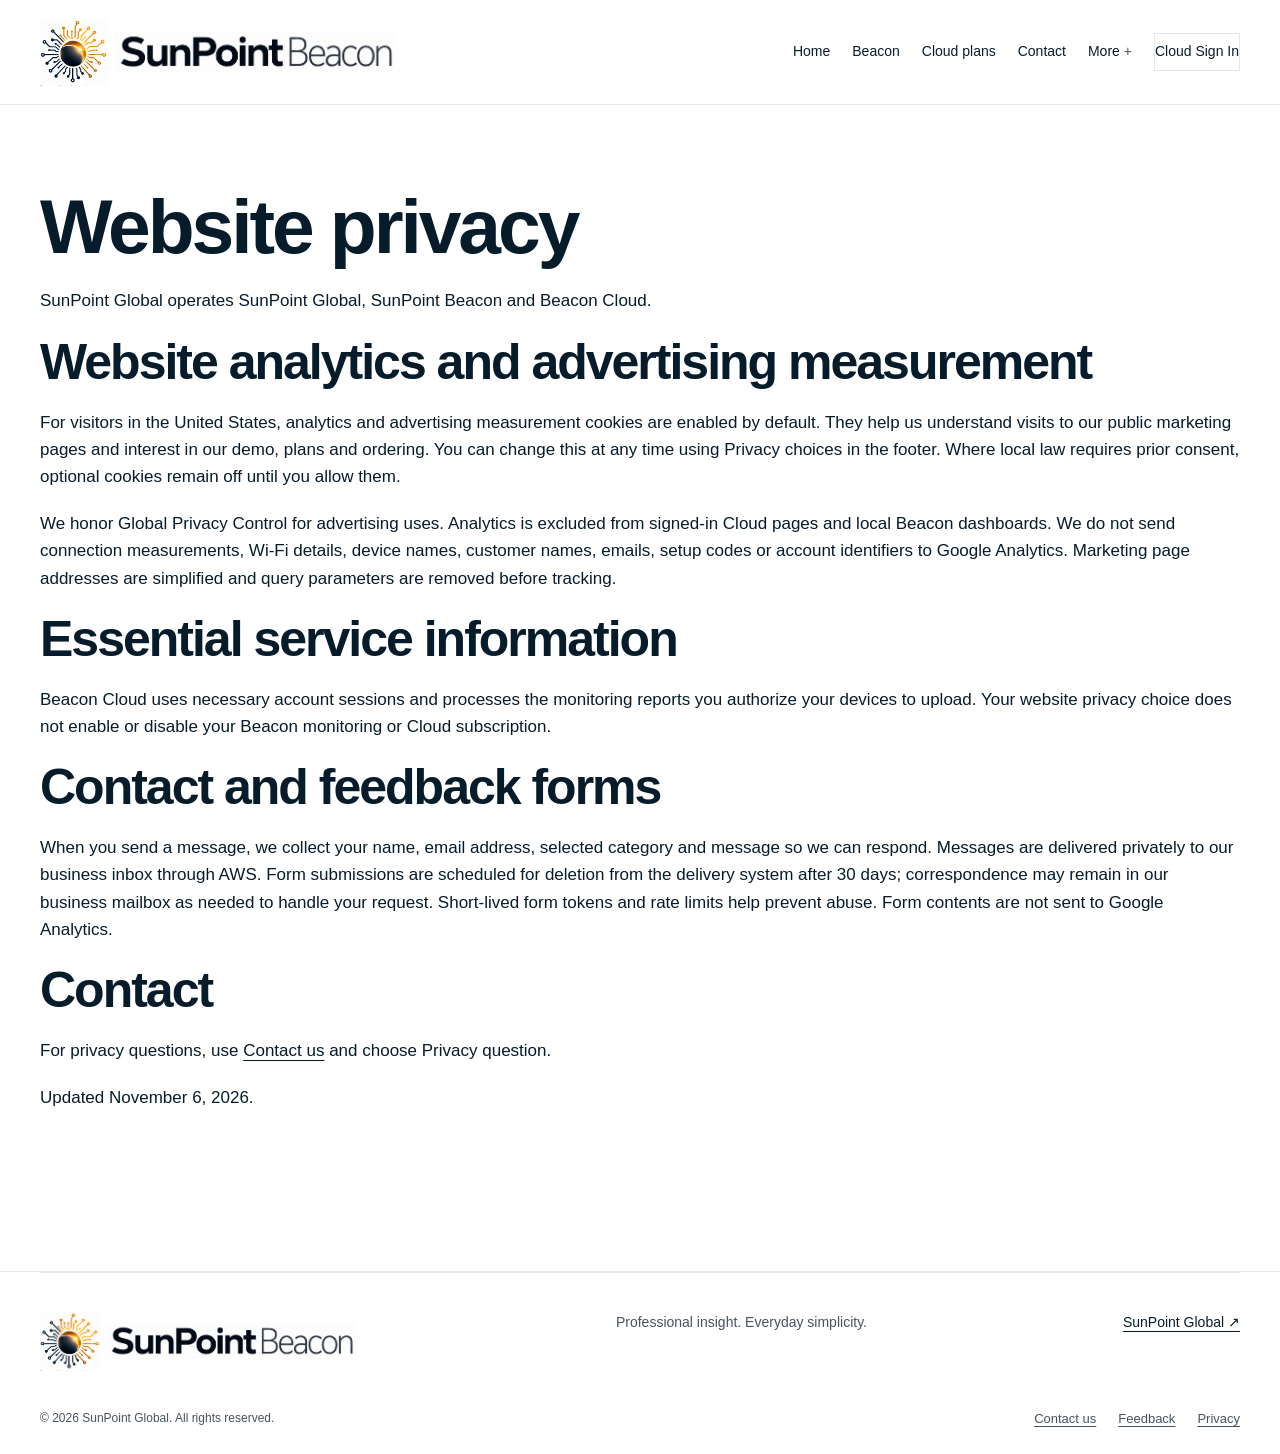
<file: privacy.html>
<!doctype html><html lang="en"><head><meta charset="utf-8"><meta name="viewport" content="width=device-width,initial-scale=1"><title>Website privacy | SunPoint Beacon</title><meta name="description" content="Internet and Wi-Fi monitoring with clear grades, remote dashboards and useful reports for homes, businesses and short-term rental hosts."><link rel="canonical" href="https://sunpointbeacon.com/privacy.html"><meta property="og:type" content="website"><meta property="og:title" content="SunPoint Beacon — Know the quality of your connection"><meta property="og:description" content="Internet and Wi-Fi monitoring with clear grades, remote dashboards and useful reports for homes, businesses and short-term rental hosts."><meta property="og:url" content="https://sunpointbeacon.com/"><meta name="theme-color" content="#102f3b"><link rel="icon" href="favicon.svg?v=20261029-eclipse" type="image/svg+xml"><link rel="stylesheet" href="styles.css?v=20261106-privacy"><link rel="stylesheet" href="brand.css?v=20261030-navigation3"><script src="site.js?v=20261030-navigation3" defer></script><script src="analytics-config.js"></script><script src="analytics.js?v=20261106-privacy" defer></script></head><body><a class="skip" href="#main">Skip to content</a><header><div class="wrap head"><a class="brand" href="/" aria-label="SunPoint Beacon home" title="SunPoint Beacon home"><svg class="eclipse-lockup" viewBox="0 0 640 120" role="img" aria-label="SunPoint Beacon"><svg x="0" y="0" width="120" height="120" viewBox="140 60 980 920"><image href="assets/eclipse-logo.png" width="1254" height="1254"/></svg><svg x="132" y="25" width="500" height="70" viewBox="70 995 1150 155"><image href="assets/eclipse-logo.png" width="1254" height="1254"/></svg></svg></a><nav class="site-navigation" aria-label="Main navigation"><a href="/">Home</a><a href="product.html">Beacon</a><a href="pricing.html">Cloud plans</a><a href="contact.html">Contact</a><details class="site-more"><summary>More</summary><div class="site-more-links"><a href="https://sunpointglobal.net/consulting.html">Consulting</a><a href="use-cases.html">Use cases</a><a href="about.html">About</a><a href="https://cloud.sunpointbeacon.com/demo/login?signup=1">Live demo</a><a href="feedback.html">Feedback</a></div></details><a href="https://cloud.sunpointbeacon.com/login" class="cloud-signin">Cloud Sign In</a></nav></div></header><main id="main" class="wrap section"><h1>Website privacy</h1><p>SunPoint Global operates SunPoint Global, SunPoint Beacon and Beacon Cloud.</p><h2>Website analytics and advertising measurement</h2><p>For visitors in the United States, analytics and advertising measurement cookies are enabled by default. They help us understand visits to our public marketing pages and interest in our demo, plans and ordering. You can change this at any time using Privacy choices in the footer. Where local law requires prior consent, optional cookies remain off until you allow them.</p><p>We honor Global Privacy Control for advertising uses. Analytics is excluded from signed-in Cloud pages and local Beacon dashboards. We do not send connection measurements, Wi-Fi details, device names, customer names, emails, setup codes or account identifiers to Google Analytics. Marketing page addresses are simplified and query parameters are removed before tracking.</p><h2>Essential service information</h2><p>Beacon Cloud uses necessary account sessions and processes the monitoring reports you authorize your devices to upload. Your website privacy choice does not enable or disable your Beacon monitoring or Cloud subscription.</p><h2>Contact and feedback forms</h2><p>When you send a message, we collect your name, email address, selected category and message so we can respond. Messages are delivered privately to our business inbox through AWS. Form submissions are scheduled for deletion from the delivery system after 30 days; correspondence may remain in our business mailbox as needed to handle your request. Short-lived form tokens and rate limits help prevent abuse. Form contents are not sent to Google Analytics.</p><h2>Contact</h2><p>For privacy questions, use <a href="contact.html">Contact us</a> and choose Privacy question.</p><p>Updated November 6, 2026.</p></main><footer><div class="wrap footer "><a class="brand" href="/" aria-label="SunPoint Beacon home" title="SunPoint Beacon home"><svg class="eclipse-lockup" viewBox="0 0 640 120" role="img" aria-label="SunPoint Beacon"><svg x="0" y="0" width="120" height="120" viewBox="140 60 980 920"><image href="assets/eclipse-logo.png" width="1254" height="1254"/></svg><svg x="132" y="25" width="500" height="70" viewBox="70 995 1150 155"><image href="assets/eclipse-logo.png" width="1254" height="1254"/></svg></svg></a><p>Professional insight. Everyday simplicity.</p><a href="https://sunpointglobal.net/">SunPoint Global ↗</a></div><div class="wrap footer-bottom"><span>© <span data-year>2026</span> SunPoint Global. All rights reserved.</span><nav class="footer-links" aria-label="Footer navigation"><a href="contact.html">Contact us</a><a href="feedback.html">Feedback</a><a href="privacy.html">Privacy</a></nav></div></footer></body></html>
</file>
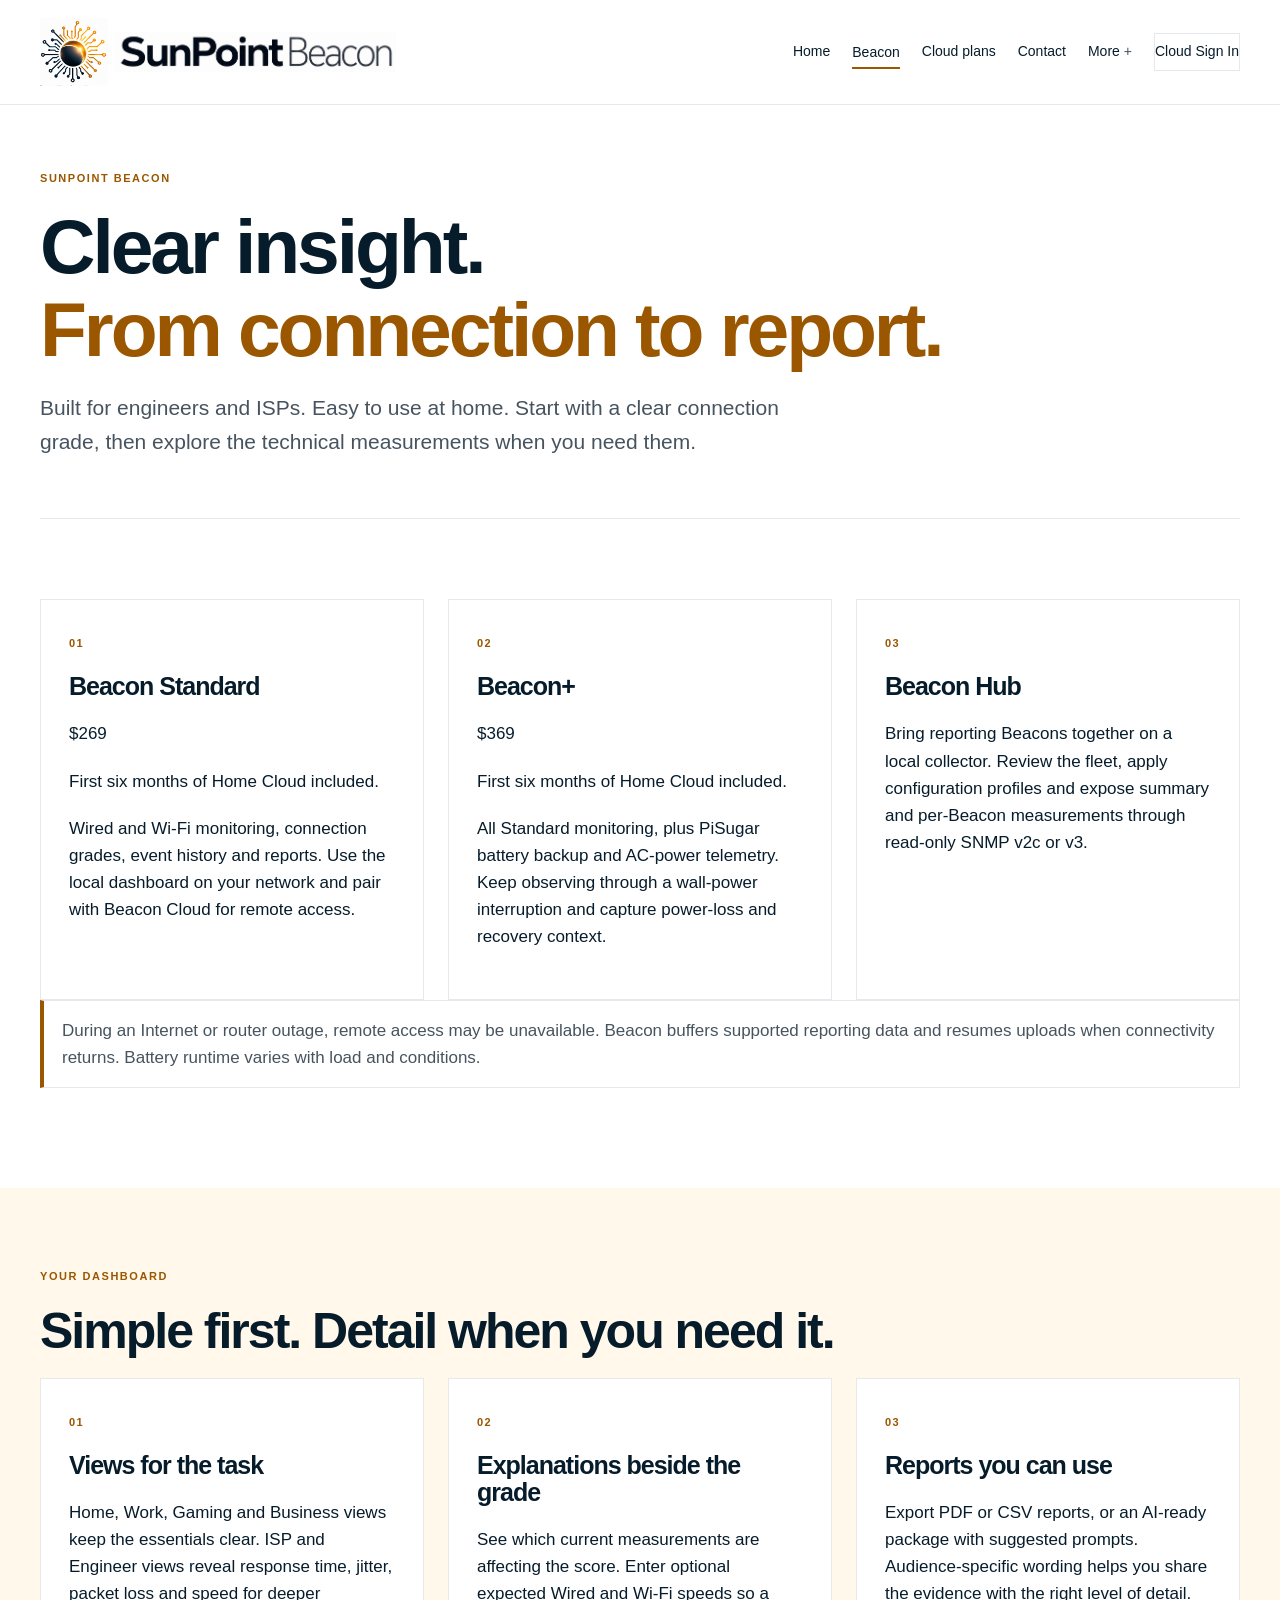
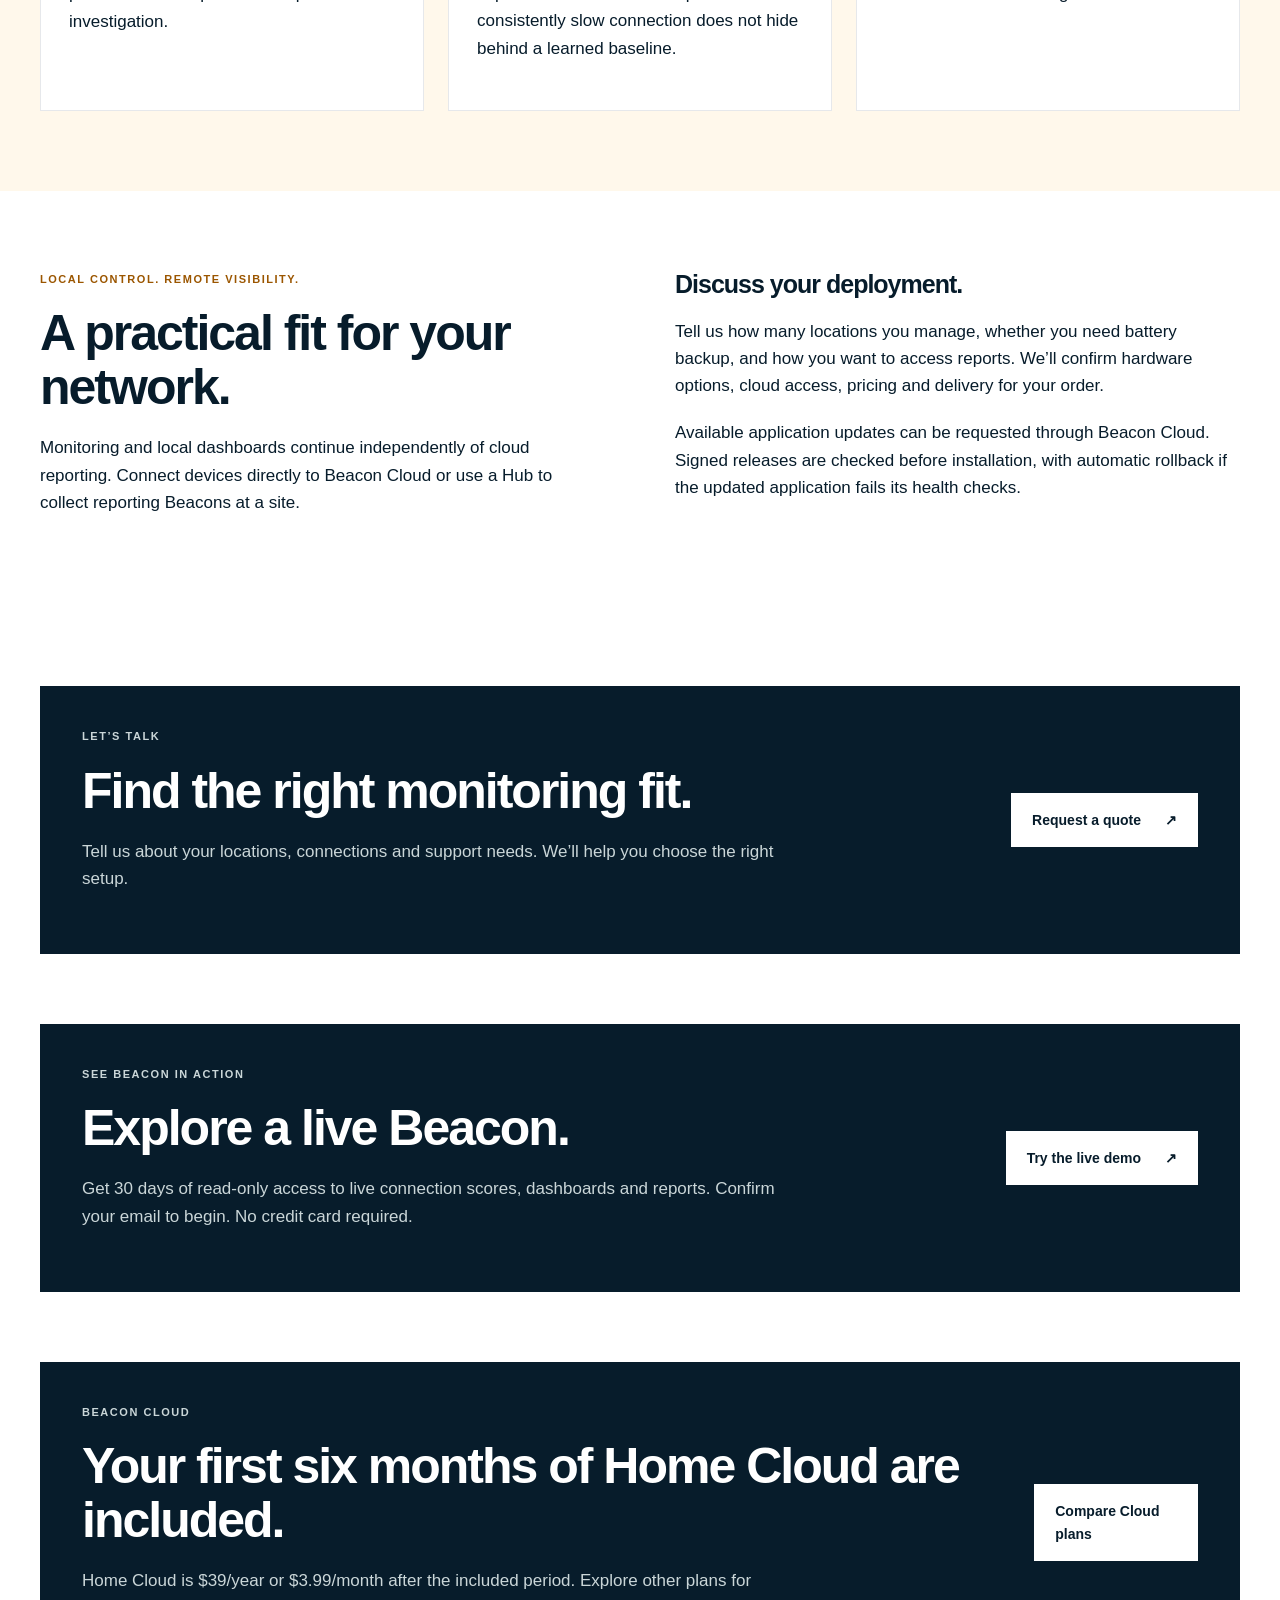
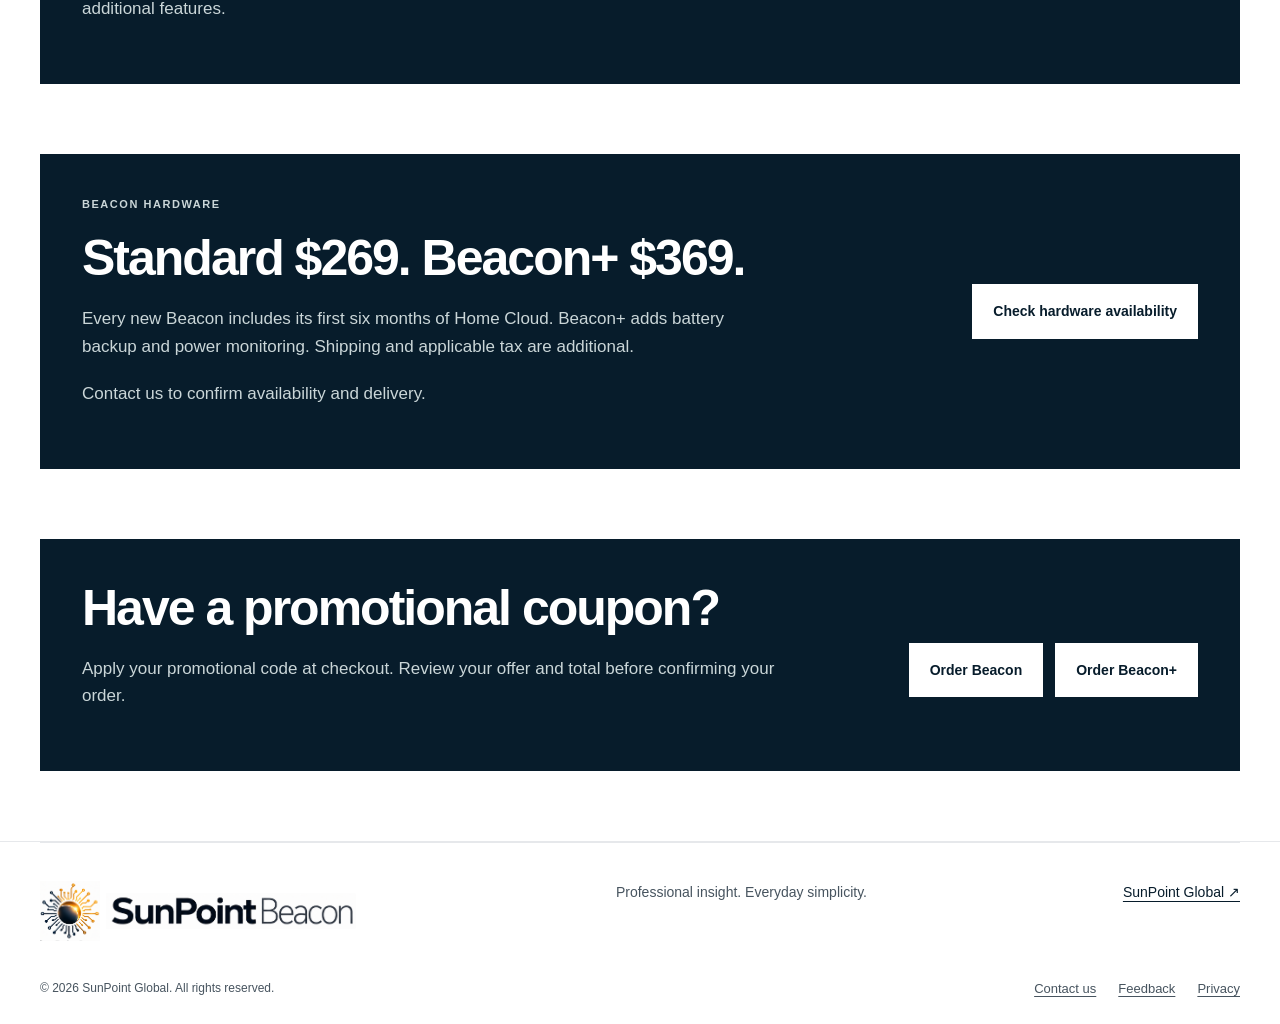
<file: product.html>
<!doctype html><html lang="en"><head><meta charset="utf-8"><meta name="viewport" content="width=device-width,initial-scale=1"><title>Beacon Standard, Beacon+ and Hub | SunPoint Beacon</title><meta name="description" content="Compare Beacon hardware, battery-backed power monitoring, cloud access, Hub management and audience-specific reports."><link rel="canonical" href="https://sunpointbeacon.com/product.html"><meta property="og:type" content="website"><meta property="og:title" content="Beacon Standard, Beacon+ and Hub | SunPoint Beacon"><meta property="og:description" content="Compare Beacon hardware, battery-backed power monitoring, cloud access, Hub management and audience-specific reports."><meta property="og:url" content="https://sunpointbeacon.com/product.html"><meta name="theme-color" content="#102f3b"><link rel="icon" href="favicon.svg?v=20261029-eclipse" type="image/svg+xml"><link rel="stylesheet" href="styles.css?v=20261106-privacy"><link rel="stylesheet" href="brand.css?v=20261030-navigation3"><script src="site.js?v=20261030-navigation3" defer></script><script src="analytics-config.js"></script><script src="analytics.js?v=20261106-privacy" defer></script></head><body><a class="skip" href="#main">Skip to content</a><header><div class="wrap head"><a class="brand" href="/" aria-label="SunPoint Beacon home" title="SunPoint Beacon home"><svg class="eclipse-lockup" viewBox="0 0 640 120" role="img" aria-label="SunPoint Beacon"><svg x="0" y="0" width="120" height="120" viewBox="140 60 980 920"><image href="assets/eclipse-logo.png" width="1254" height="1254"/></svg><svg x="132" y="25" width="500" height="70" viewBox="70 995 1150 155"><image href="assets/eclipse-logo.png" width="1254" height="1254"/></svg></svg></a><nav class="site-navigation" aria-label="Main navigation"><a href="/">Home</a><a href="product.html" aria-current="page">Beacon</a><a href="pricing.html">Cloud plans</a><a href="contact.html">Contact</a><details class="site-more"><summary>More</summary><div class="site-more-links"><a href="https://sunpointglobal.net/consulting.html">Consulting</a><a href="use-cases.html">Use cases</a><a href="about.html">About</a><a href="https://cloud.sunpointbeacon.com/demo/login?signup=1">Live demo</a><a href="feedback.html">Feedback</a></div></details><a href="https://cloud.sunpointbeacon.com/login" class="cloud-signin">Cloud Sign In</a></nav></div></header><main id="main"><section class="wrap page-intro"><p class="eyebrow">SunPoint Beacon</p><h1>Clear insight.<br><em>From connection to report.</em></h1><p class="lead">Built for engineers and ISPs. Easy to use at home. Start with a clear connection grade, then explore the technical measurements when you need them.</p></section><section class="section wrap"><div class="grid3"><article class="card"><span class="num">01</span><h3>Beacon Standard</h3><p class="hardware-price">$269</p><p>First six months of Home Cloud included.</p><p>Wired and Wi-Fi monitoring, connection grades, event history and reports. Use the local dashboard on your network and pair with Beacon Cloud for remote access.</p></article><article class="card"><span class="num">02</span><h3>Beacon+</h3><p class="hardware-price">$369</p><p>First six months of Home Cloud included.</p><p>All Standard monitoring, plus PiSugar battery backup and AC-power telemetry. Keep observing through a wall-power interruption and capture power-loss and recovery context.</p></article><article class="card"><span class="num">03</span><h3>Beacon Hub</h3><p>Bring reporting Beacons together on a local collector. Review the fleet, apply configuration profiles and expose summary and per-Beacon measurements through read-only SNMP v2c or v3.</p></article></div><p class="notice">During an Internet or router outage, remote access may be unavailable. Beacon buffers supported reporting data and resumes uploads when connectivity returns. Battery runtime varies with load and conditions.</p></section><section class="soft"><div class="wrap section"><p class="eyebrow">Your dashboard</p><h2>Simple first. Detail when you need it.</h2><div class="grid3"><article class="card"><span class="num">01</span><h3>Views for the task</h3><p>Home, Work, Gaming and Business views keep the essentials clear. ISP and Engineer views reveal response time, jitter, packet loss and speed for deeper investigation.</p></article><article class="card"><span class="num">02</span><h3>Explanations beside the grade</h3><p>See which current measurements are affecting the score. Enter optional expected Wired and Wi-Fi speeds so a consistently slow connection does not hide behind a learned baseline.</p></article><article class="card"><span class="num">03</span><h3>Reports you can use</h3><p>Export PDF or CSV reports, or an AI-ready package with suggested prompts. Audience-specific wording helps you share the evidence with the right level of detail.</p></article></div></div></section><section class="section wrap split"><div><p class="eyebrow">Local control. Remote visibility.</p><h2>A practical fit for your network.</h2><p>Monitoring and local dashboards continue independently of cloud reporting. Connect devices directly to Beacon Cloud or use a Hub to collect reporting Beacons at a site.</p></div><div><h3>Discuss your deployment.</h3><p>Tell us how many locations you manage, whether you need battery backup, and how you want to access reports. We’ll confirm hardware options, cloud access, pricing and delivery for your order.</p><p>Available application updates can be requested through Beacon Cloud. Signed releases are checked before installation, with automatic rollback if the updated application fails its health checks.</p></div></section><section class="wrap callout"><div><p class="eyebrow">Let’s talk</p><h2>Find the right monitoring fit.</h2><p>Tell us about your locations, connections and support needs. We’ll help you choose the right setup.</p></div><a class="button" href="contact.html">Request a quote <span aria-hidden="true">↗</span></a></section><section class="wrap callout"><div><p class="eyebrow">See Beacon in action</p><h2>Explore a live Beacon.</h2><p>Get 30 days of read-only access to live connection scores, dashboards and reports. Confirm your email to begin. No credit card required.</p></div><a class="button" href="https://cloud.sunpointbeacon.com/demo/login?signup=1">Try the live demo <span aria-hidden="true">↗</span></a></section><section class="wrap callout" id="cloud-pricing"><div><p class="eyebrow">Beacon Cloud</p><h2>Your first six months of Home Cloud are included.</h2><p>Home Cloud is $39/year or $3.99/month after the included period. Explore other plans for additional features.</p></div><a class="button" href="pricing.html">Compare Cloud plans</a></section><section class="wrap callout" id="hardware-pricing"><div><p class="eyebrow">Beacon hardware</p><h2>Standard $269. Beacon+ $369.</h2><p>Every new Beacon includes its first six months of Home Cloud. Beacon+ adds battery backup and power monitoring. Shipping and applicable tax are additional.</p><p>Contact us to confirm availability and delivery.</p></div><a class="button" href="contact.html">Check hardware availability</a></section><section class="wrap callout" id="private-coupon-order"><div><h2>Have a promotional coupon?</h2><p>Apply your promotional code at checkout. Review your offer and total before confirming your order.</p></div><div class="actions"><a class="button" href="https://cloud.sunpointbeacon.com/order/beacon">Order Beacon</a><a class="button" href="https://cloud.sunpointbeacon.com/order/beacon-plus">Order Beacon+</a></div></section></main><footer><div class="wrap footer "><a class="brand" href="/" aria-label="SunPoint Beacon home" title="SunPoint Beacon home"><svg class="eclipse-lockup" viewBox="0 0 640 120" role="img" aria-label="SunPoint Beacon"><svg x="0" y="0" width="120" height="120" viewBox="140 60 980 920"><image href="assets/eclipse-logo.png" width="1254" height="1254"/></svg><svg x="132" y="25" width="500" height="70" viewBox="70 995 1150 155"><image href="assets/eclipse-logo.png" width="1254" height="1254"/></svg></svg></a><p>Professional insight. Everyday simplicity.</p><a href="https://sunpointglobal.net/">SunPoint Global ↗</a></div><div class="wrap footer-bottom"><span>© <span data-year>2026</span> SunPoint Global. All rights reserved.</span><nav class="footer-links" aria-label="Footer navigation"><a href="contact.html">Contact us</a><a href="feedback.html">Feedback</a><a href="privacy.html">Privacy</a></nav></div></footer></body></html>
</file>
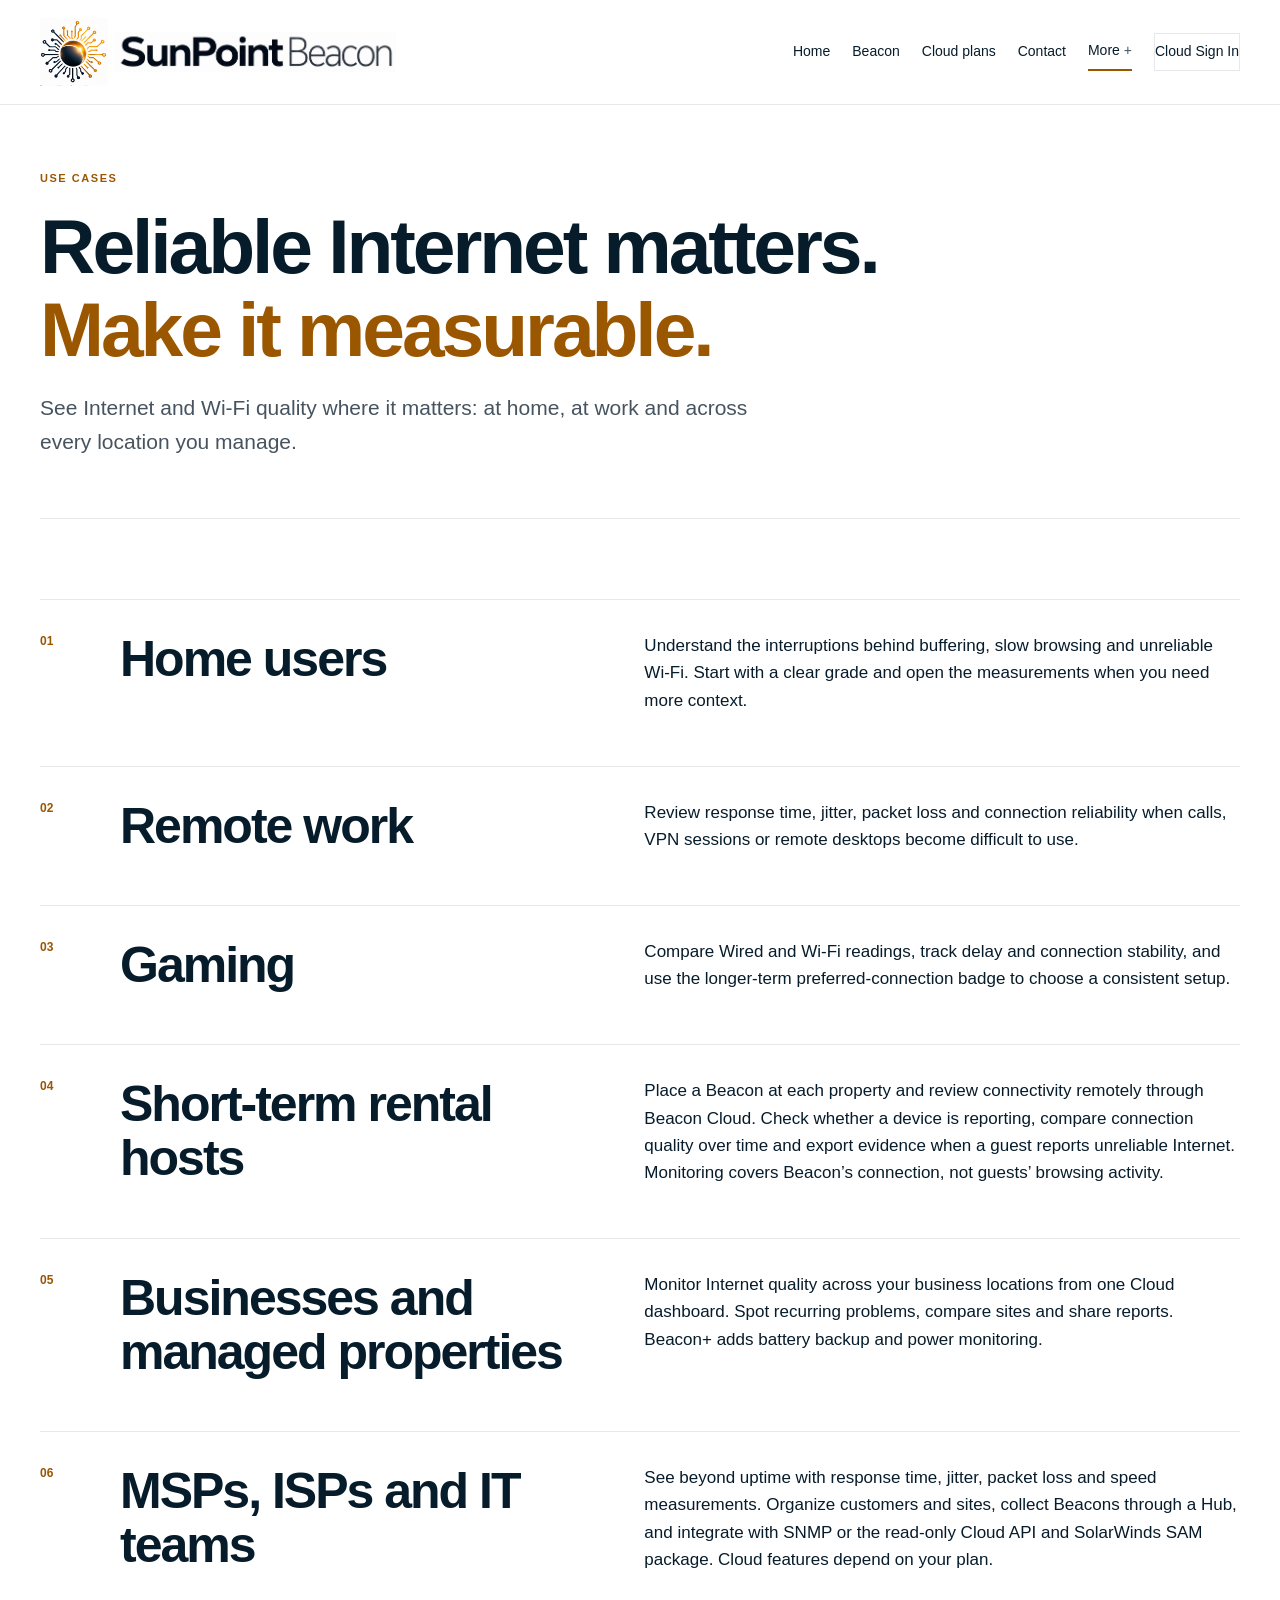
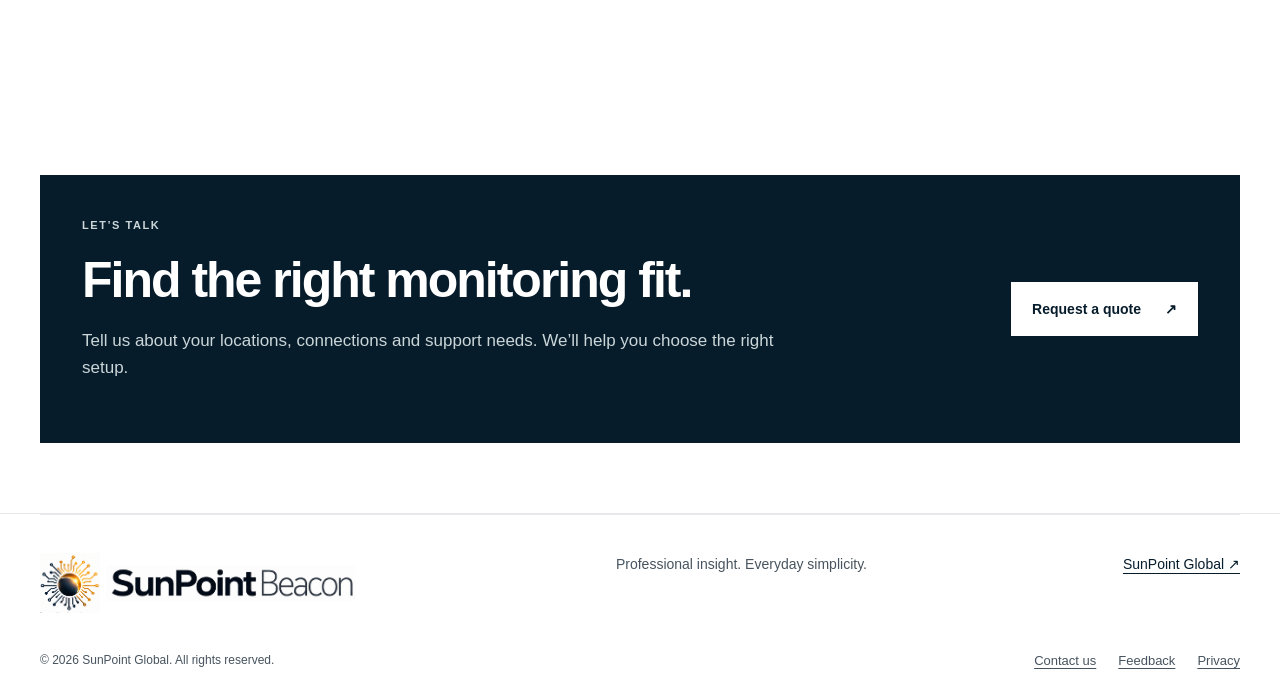
<file: use-cases.html>
<!doctype html><html lang="en"><head><meta charset="utf-8"><meta name="viewport" content="width=device-width,initial-scale=1"><title>Homes, work, gaming and rental hosts | SunPoint Beacon</title><meta name="description" content="See how Beacon helps home users, remote workers, gamers, short-term rental hosts, businesses and managed networks."><link rel="canonical" href="https://sunpointbeacon.com/use-cases.html"><meta property="og:type" content="website"><meta property="og:title" content="Homes, work, gaming and rental hosts | SunPoint Beacon"><meta property="og:description" content="See how Beacon helps home users, remote workers, gamers, short-term rental hosts, businesses and managed networks."><meta property="og:url" content="https://sunpointbeacon.com/use-cases.html"><meta name="theme-color" content="#102f3b"><link rel="icon" href="favicon.svg?v=20261029-eclipse" type="image/svg+xml"><link rel="stylesheet" href="styles.css?v=20261106-privacy"><link rel="stylesheet" href="brand.css?v=20261030-navigation3"><script src="site.js?v=20261030-navigation3" defer></script><script src="analytics-config.js"></script><script src="analytics.js?v=20261106-privacy" defer></script></head><body><a class="skip" href="#main">Skip to content</a><header><div class="wrap head"><a class="brand" href="/" aria-label="SunPoint Beacon home" title="SunPoint Beacon home"><svg class="eclipse-lockup" viewBox="0 0 640 120" role="img" aria-label="SunPoint Beacon"><svg x="0" y="0" width="120" height="120" viewBox="140 60 980 920"><image href="assets/eclipse-logo.png" width="1254" height="1254"/></svg><svg x="132" y="25" width="500" height="70" viewBox="70 995 1150 155"><image href="assets/eclipse-logo.png" width="1254" height="1254"/></svg></svg></a><nav class="site-navigation" aria-label="Main navigation"><a href="/">Home</a><a href="product.html">Beacon</a><a href="pricing.html">Cloud plans</a><a href="contact.html">Contact</a><details class="site-more" data-current="true"><summary>More</summary><div class="site-more-links"><a href="https://sunpointglobal.net/consulting.html">Consulting</a><a href="use-cases.html" aria-current="page">Use cases</a><a href="about.html">About</a><a href="https://cloud.sunpointbeacon.com/demo/login?signup=1">Live demo</a><a href="feedback.html">Feedback</a></div></details><a href="https://cloud.sunpointbeacon.com/login" class="cloud-signin">Cloud Sign In</a></nav></div></header><main id="main"><section class="wrap page-intro"><p class="eyebrow">Use cases</p><h1>Reliable Internet matters.<br><em>Make it measurable.</em></h1><p class="lead">See Internet and Wi-Fi quality where it matters: at home, at work and across every location you manage.</p></section><section class="wrap section use-list"><article id="use-1"><span class="n">01</span><h2>Home users</h2><div><p>Understand the interruptions behind buffering, slow browsing and unreliable Wi-Fi. Start with a clear grade and open the measurements when you need more context.</p></div></article><article id="use-2"><span class="n">02</span><h2>Remote work</h2><div><p>Review response time, jitter, packet loss and connection reliability when calls, VPN sessions or remote desktops become difficult to use.</p></div></article><article id="use-3"><span class="n">03</span><h2>Gaming</h2><div><p>Compare Wired and Wi-Fi readings, track delay and connection stability, and use the longer-term preferred-connection badge to choose a consistent setup.</p></div></article><article id="rental-hosts"><span class="n">04</span><h2>Short-term rental hosts</h2><div><p>Place a Beacon at each property and review connectivity remotely through Beacon Cloud. Check whether a device is reporting, compare connection quality over time and export evidence when a guest reports unreliable Internet. Monitoring covers Beacon’s connection, not guests’ browsing activity.</p></div></article><article id="use-5"><span class="n">05</span><h2>Businesses and managed properties</h2><div><p>Monitor Internet quality across your business locations from one Cloud dashboard. Spot recurring problems, compare sites and share reports. Beacon+ adds battery backup and power monitoring.</p></div></article><article id="use-6"><span class="n">06</span><h2>MSPs, ISPs and IT teams</h2><div><p>See beyond uptime with response time, jitter, packet loss and speed measurements. Organize customers and sites, collect Beacons through a Hub, and integrate with SNMP or the read-only Cloud API and SolarWinds SAM package. Cloud features depend on your plan.</p></div></article></section><section class="wrap callout"><div><p class="eyebrow">Let’s talk</p><h2>Find the right monitoring fit.</h2><p>Tell us about your locations, connections and support needs. We’ll help you choose the right setup.</p></div><a class="button" href="contact.html">Request a quote <span aria-hidden="true">↗</span></a></section></main><footer><div class="wrap footer "><a class="brand" href="/" aria-label="SunPoint Beacon home" title="SunPoint Beacon home"><svg class="eclipse-lockup" viewBox="0 0 640 120" role="img" aria-label="SunPoint Beacon"><svg x="0" y="0" width="120" height="120" viewBox="140 60 980 920"><image href="assets/eclipse-logo.png" width="1254" height="1254"/></svg><svg x="132" y="25" width="500" height="70" viewBox="70 995 1150 155"><image href="assets/eclipse-logo.png" width="1254" height="1254"/></svg></svg></a><p>Professional insight. Everyday simplicity.</p><a href="https://sunpointglobal.net/">SunPoint Global ↗</a></div><div class="wrap footer-bottom"><span>© <span data-year>2026</span> SunPoint Global. All rights reserved.</span><nav class="footer-links" aria-label="Footer navigation"><a href="contact.html">Contact us</a><a href="feedback.html">Feedback</a><a href="privacy.html">Privacy</a></nav></div></footer></body></html>
</file>
<file: styles.css>
:root{--ink:#102f3b;--paper:#fbfbf8;--soft:#eef3ef;--line:#d7dfdc;--green:#178148;--lime:#74a91d;--amber:#d19a16;--orange:#d86620;--red:#c9352b;--muted:#5d6a70;--accent:#d9772b}*{box-sizing:border-box}html{scroll-behavior:smooth}body{margin:0;background:var(--paper);color:var(--ink);font-family:Arial,Helvetica,sans-serif;font-size:17px;line-height:1.6}a{color:inherit;text-underline-offset:4px}a:hover{color:var(--accent)}h1,h2,h3,p{margin:0 0 20px}h1,h2,h3{line-height:1.08;letter-spacing:-.04em}h1{font-size:clamp(44px,6vw,82px);font-weight:600}h2{font-size:clamp(30px,4vw,50px);font-weight:600}h3{font-size:25px}.wrap{width:min(1200px,calc(100% - 64px));margin:auto}.eyebrow{font-size:11px;letter-spacing:.14em;text-transform:uppercase;font-weight:800;color:var(--accent);margin-bottom:18px}.small{font-size:13px;color:var(--muted)}.lead{font-size:21px;color:var(--muted);max-width:760px}.skip{position:absolute;top:-100px;left:10px;background:#fff;padding:10px;z-index:10}.skip:focus{top:10px}header{border-bottom:1px solid var(--line);background:rgba(251,251,248,.96);position:sticky;top:0;z-index:5}.head{display:flex;align-items:center;justify-content:space-between;gap:30px;padding:18px 0}.brand{display:flex;align-items:center;gap:12px;text-decoration:none;font-weight:800;letter-spacing:.03em}.mark{display:grid;place-items:center;width:38px;height:38px;border-radius:50%;background:var(--ink);color:#fff;font-size:19px}.brand small{display:block;font-size:10px;letter-spacing:.16em;color:var(--muted);margin-top:2px}nav{display:flex;gap:22px;align-items:center;flex-wrap:wrap}nav a{text-decoration:none;font-size:14px}nav a[aria-current]{border-bottom:2px solid var(--accent);padding-bottom:4px}.hero{display:grid;grid-template-columns:1.25fr .75fr;gap:60px;align-items:center;padding:90px 0 70px}.hero em{font-style:normal;color:var(--accent)}.actions{display:flex;gap:12px;flex-wrap:wrap;margin-top:30px}.button{display:inline-flex;gap:24px;align-items:center;justify-content:space-between;padding:15px 20px;background:var(--ink);color:#fff;text-decoration:none;font-weight:800;font-size:14px;border:1px solid var(--ink)}.button:hover{background:var(--accent);border-color:var(--accent);color:#fff}.button.secondary{background:transparent;color:var(--ink)}.status-card{background:var(--ink);color:#fff;padding:28px;border-radius:18px;box-shadow:16px 16px 0 #e5e9e3}.status-card .label{font-size:10px;letter-spacing:.14em;text-transform:uppercase;color:#c6d4d5}.grade{display:grid;place-items:center;width:160px;height:160px;border-radius:22px;background:var(--green);font-size:100px;font-weight:800;line-height:1;margin:24px 0 14px}.score-link{font-size:22px;font-weight:800}.status-card p{color:#d5e0e1}.mini-grid{display:grid;grid-template-columns:1fr 1fr;gap:10px;margin-top:20px}.mini{border:1px solid #526970;border-radius:10px;padding:12px}.mini b{display:block;margin-top:4px}.band{background:var(--soft);border-top:1px solid var(--line);border-bottom:1px solid var(--line)}.band .wrap{display:flex;gap:30px;justify-content:space-between;padding:20px 0;font-size:13px}.section{padding:80px 0}.split{display:grid;grid-template-columns:1fr 1fr;gap:70px}.grid3{display:grid;grid-template-columns:repeat(3,1fr);gap:24px}.card{border:1px solid var(--line);padding:28px;background:#fff}.card .num{font-size:11px;font-weight:800;color:var(--accent);letter-spacing:.12em}.card h3{margin-top:18px}.lens-grid{display:grid;grid-template-columns:repeat(3,1fr);gap:18px}.lens{background:#fff;border:1px solid var(--line);padding:24px}.lens strong{display:block;font-size:20px;margin-bottom:8px}.soft{background:var(--soft)}.grade-scale{display:grid;grid-template-columns:repeat(5,1fr);gap:8px;margin-top:28px}.g{color:#fff;padding:18px;border-radius:10px;text-align:center;font-weight:800}.ga{background:var(--green)}.gb{background:var(--lime)}.gc{background:var(--amber)}.gd{background:var(--orange)}.gf{background:var(--red)}.callout{display:flex;justify-content:space-between;align-items:center;gap:35px;background:var(--ink);color:#fff;padding:42px;margin:70px auto}.callout p{color:#cad6d8;max-width:700px}.callout .button{background:#fff;color:var(--ink);border-color:#fff}.callout .button:hover{background:var(--accent);color:#fff;border-color:var(--accent)}footer{background:var(--ink);color:#fff;margin-top:60px}.footer{display:flex;justify-content:space-between;gap:30px;padding:38px 0}.footer p{color:#c7d3d5;font-size:14px}.footer a{font-size:14px}.notice{border-left:4px solid var(--accent);padding:16px 18px;background:#fff;border-top:1px solid var(--line);border-right:1px solid var(--line);border-bottom:1px solid var(--line);color:var(--muted)}.use-list article{display:grid;grid-template-columns:52px 1fr 1.2fr;gap:28px;padding:32px 0;border-top:1px solid var(--line)}.use-list .n{font-size:12px;color:var(--accent);font-weight:800}.timeline{display:grid;gap:10px;margin-top:24px}.event{display:grid;grid-template-columns:110px 1fr auto;gap:14px;background:#fff;border:1px solid var(--line);padding:14px 16px}.event .sev{font-size:11px;font-weight:800;text-transform:uppercase}.sev.warn{color:#9a6500}.sev.good{color:var(--green)}.metric-table{width:100%;border-collapse:collapse;background:#fff}.metric-table th,.metric-table td{padding:12px;border-bottom:1px solid var(--line);text-align:left}.metric-table th{font-size:12px;text-transform:uppercase;letter-spacing:.08em;color:var(--muted)}@media(max-width:850px){.wrap{width:calc(100% - 36px)}.head{align-items:flex-start;flex-direction:column}.hero,.split{grid-template-columns:1fr;gap:35px;padding:55px 0}.grid3,.lens-grid{grid-template-columns:1fr}.status-card{max-width:520px}.band .wrap,.footer{flex-direction:column}.grade-scale{grid-template-columns:1fr}.use-list article{grid-template-columns:35px 1fr}.use-list article>div:last-child{grid-column:2}.callout{align-items:flex-start;flex-direction:column}.event{grid-template-columns:1fr}.mini-grid{grid-template-columns:1fr}}


/* Shared customer-facing refinements */
em{font-style:normal;color:var(--accent,var(--orange))}
nav{flex-wrap:wrap;gap:18px}.cloud-signin{font-weight:700;border:1px solid var(--line);padding:8px 12px;white-space:nowrap}.mark{font-size:12px;width:42px;height:42px;flex-shrink:0}.page-intro{padding:65px 0 40px;border-bottom:1px solid var(--line)}.example-note{font-size:11px!important;margin:16px 0 0!important;color:#cad6d8!important}.direct-email{margin-top:24px;overflow-wrap:anywhere}.footer-bottom{display:flex;justify-content:space-between;gap:18px;flex-wrap:wrap;font-size:12px;padding-bottom:24px}.footer .brand{color:#fff}.footer small{color:#cad6d8}nav a:focus-visible,.button:focus-visible{outline:3px solid #d9772b;outline-offset:4px}article[id]{scroll-margin-top:150px}
@media(max-width:650px){h1{font-size:clamp(34px,9vw,42px)}nav{gap:10px 16px}nav a{font-size:13px}.grade{width:126px;height:126px;font-size:82px}.mini-grid{grid-template-columns:1fr 1fr}.hero{padding-top:40px}.page-intro{padding-top:42px}.section{padding-top:48px;padding-bottom:48px}.callout{padding:26px;margin:40px auto}.header-inner{align-items:flex-start;flex-direction:column}.wrap{width:calc(100% - 36px)}.use-list article{grid-template-columns:30px 1fr;gap:15px}.use-list article>div:last-child{grid-column:2}.use-list h2{font-size:28px}.contact-grid{grid-template-columns:1fr}.footer,.footer-top{flex-direction:column;align-items:flex-start}.business-grid{grid-template-columns:1fr}.business{padding:26px}.monogram{margin-bottom:24px}}

/* Cloud pricing */
.plan-grid{display:grid;grid-template-columns:repeat(4,minmax(0,1fr));gap:20px}.plan-card{display:flex;flex-direction:column;min-width:0}.plan-card .button{margin-top:auto}.plan-price{font-size:32px;font-weight:700}.plan-price small{font-size:14px;font-weight:400}.plan-card p{overflow-wrap:anywhere}@media(max-width:1100px){.plan-grid{grid-template-columns:repeat(2,minmax(0,1fr))}}@media(max-width:650px){.plan-grid{grid-template-columns:1fr}.plan-card{padding:24px}}
.plan-card h2{font-size:24px;line-height:1.2;margin:0 0 18px}.plan-card .plan-price{font-size:32px;line-height:1.3}.plan-card .plan-price small{font-size:13px}

/* Demo discovery */
.demo-nav{font-weight:700!important;text-decoration:underline;text-underline-offset:5px}.demo-note{font-size:14px;color:var(--muted,#536a73);margin-top:14px}nav{flex-wrap:wrap}

.analytics-consent{position:fixed;right:14px;bottom:14px;z-index:1000;width:min(560px,calc(100vw - 28px));box-sizing:border-box;padding:10px 12px;border:1px solid #9badb3;border-radius:10px;background:var(--surface,#fff);color:var(--ink,#12313c);box-shadow:0 4px 20px #0003;font:14px/1.4 Arial;display:flex;align-items:center;justify-content:space-between;gap:12px}.analytics-consent.is-expanded{width:min(620px,calc(100vw - 28px));display:block}.analytics-consent p{margin:0}.analytics-consent.is-expanded>p{margin-bottom:10px}.analytics-consent-actions{display:flex;align-items:center;justify-content:flex-end;gap:7px;flex-wrap:wrap}.analytics-consent button,.analytics-consent a,.analytics-preferences{font:inherit}.analytics-consent button{margin:0;padding:7px 10px}.analytics-consent-details{margin-top:10px;padding-top:10px;border-top:1px solid #9badb366}.analytics-consent-details p{margin-bottom:9px}.analytics-consent[hidden],.analytics-consent-details[hidden]{display:none!important}.analytics-preferences{border:0;background:transparent;color:inherit;text-decoration:underline;text-underline-offset:3px;cursor:pointer;padding:0}.footer-links .analytics-preferences{font-size:13px}@media(max-width:640px){.analytics-consent{left:10px;right:10px;bottom:10px;width:auto;align-items:flex-start;flex-direction:column}.analytics-consent-actions{justify-content:flex-start}}

/* Public contact navigation */
.footer-bottom .footer-links{display:flex;flex-wrap:wrap;gap:12px 22px;margin:0;padding:0}.footer-bottom .footer-links a{padding:0;font-size:13px;color:inherit;text-decoration:underline;text-underline-offset:3px}
</file>
<file: brand.css>
.brand{font-family:Arial,Helvetica,sans-serif;font-size:21px;font-weight:700;letter-spacing:0;line-height:1.3;gap:12px}.brand small{display:block;font-family:Arial,Helvetica,sans-serif;font-size:10px;font-weight:400;letter-spacing:2px;line-height:1.5;margin-top:3px}.brand .mark,.brand .brand-mark{display:grid;place-items:center;width:48px;height:48px;flex:0 0 auto;border-radius:50%;background:#12313c;color:#fff;font:400 24px/1 Georgia,serif;letter-spacing:-1px}.footer .brand .mark,.footer .brand .brand-mark{background:#fff;color:#12313c}.footer .brand{font-size:21px}@media(max-width:720px){.brand,.footer .brand{font-size:17px}.brand small{font-size:8px}.brand .mark,.brand .brand-mark{width:40px;height:40px;font-size:20px}}

.brand .mark,.brand .brand-mark{font-weight:400;letter-spacing:-1px}.grade{line-height:1}

.status-card .grade{font-size:132px}@media(max-width:720px){.status-card .grade{font-size:104px}}

/* Eclipse identity: exact supplied artwork and matching Beacon wordmark. */
.brand{display:inline-flex;flex:0 0 auto;max-width:100%;line-height:1}.eclipse-lockup{display:block;width:280px;height:auto;max-width:100%;background:#fff;border-radius:6px;padding:4px}.footer .eclipse-lockup{width:280px}.eclipse-feature{width:100%;height:auto;background:#fff;border-radius:16px;overflow:hidden}.eclipse-feature img{display:block;width:100%;height:auto}.header-inner{gap:24px}.header-inner nav{min-width:0}@media(max-width:720px){.eclipse-lockup,.footer .eclipse-lockup{width:250px}.header-inner{align-items:flex-start}}

.founder .eclipse-feature{display:block;max-width:260px;margin-bottom:24px}

/* Unified eclipse palette and prominent brand banner. */
:root{--paper:#fff;--ink:#071c2b;--muted:#47545f;--orange:#9b5600;--soft:#fff8eb;--line:#e6e8eb}header,body{background:#fff}.header-inner{padding:24px 0;gap:32px;flex-wrap:wrap}.eclipse-lockup{width:360px;padding:0;border-radius:0;background:#fff}.footer .eclipse-lockup{width:320px}.footer,footer{background:#fff;color:var(--ink);border-top:1px solid var(--line)}.footer p,.footer-top p,.footer-bottom,footer p{color:var(--muted)}.footer-bottom{border-color:var(--line)}.founder{background:var(--soft)}@media(max-width:720px){.eclipse-lockup{width:310px;max-width:100%}.footer .eclipse-lockup{width:290px;max-width:100%}.header-inner{padding:20px 0;gap:20px}}

:root{--accent:#9b5600}.head{flex-wrap:wrap;gap:26px}.eclipse-feature{background:transparent;border-radius:0}.founder{background:#fff;border:1px solid var(--line)}

.eclipse-stacked-header{display:block;width:260px;height:auto;max-width:100%}.eclipse-wordmark{display:block;width:100%;max-width:350px;margin-bottom:40px}.eclipse-wordmark svg{display:block;width:100%;height:auto}@media(max-width:720px){.eclipse-stacked-header{width:260px}.eclipse-wordmark{max-width:310px;margin-bottom:28px}}

/* Home masthead: one balanced introduction around the stacked identity. */
.home-masthead{border-bottom:0}.home-masthead-grid{display:grid;grid-template-columns:260px minmax(0,1fr);gap:60px;align-items:center;padding:26px 0 36px}.home-masthead-grid>.brand{align-self:center}.home-masthead-content{min-width:0}.home-masthead-content nav{justify-content:flex-start;gap:12px 22px;padding:0 0 22px;border-bottom:1px solid var(--line);margin-bottom:32px}.home-intro .eyebrow{margin-bottom:18px}.home-intro h1{font-size:clamp(38px,4.4vw,62px);margin-bottom:22px}.home-intro .lead{font-size:18px;line-height:1.6;max-width:740px}.home-intro .actions{margin-top:24px;gap:12px}.home-intro .button{padding:13px 18px}.home-demo-link{align-self:center;font-size:13px;font-weight:600;text-underline-offset:4px}.home-brand-strip{display:grid;grid-template-columns:280px minmax(0,1fr);gap:40px;align-items:center;border-top:1px solid var(--line);padding:26px 0 30px}.home-brand-strip .eclipse-wordmark{max-width:280px;margin:0}.home-brand-strip h2{font-size:30px;margin:0 0 10px;letter-spacing:-.035em}.home-brand-strip p{font-size:15px;line-height:1.55;margin:0;max-width:720px}.home-brand-strip~.band{margin-top:0}body:has(.home-masthead) .section{padding:64px 0}body:has(.home-masthead) .section-heading{margin-bottom:30px}
@media(max-width:1100px) and (min-width:721px){.home-masthead-grid{grid-template-columns:230px minmax(0,1fr);gap:36px}.home-masthead-grid .eclipse-stacked-header{width:230px}.home-masthead-content nav{gap:10px 18px}.home-intro h1{font-size:45px}.home-brand-strip{grid-template-columns:230px minmax(0,1fr);gap:36px}.home-brand-strip h2{font-size:27px}}
@media(max-width:720px){.home-masthead-grid{grid-template-columns:1fr;gap:24px;padding:16px 0 28px}.home-masthead-grid>.brand{justify-self:center}.home-masthead-grid .eclipse-stacked-header{width:260px}.home-masthead-content nav{gap:10px 20px;padding-bottom:20px;margin-bottom:26px}.home-intro h1{font-size:40px}.home-intro .lead{font-size:18px}.home-intro .actions{gap:12px}.home-demo-link{display:block;flex-basis:100%;margin-top:4px}.home-brand-strip{grid-template-columns:1fr;gap:20px;padding:26px 0}.home-brand-strip .eclipse-wordmark{max-width:260px}.home-brand-strip h2{font-size:27px}body:has(.home-masthead) .section{padding:44px 0}}

@media(max-width:720px){.home-masthead-content nav{display:grid;grid-template-columns:repeat(3,minmax(0,1fr));gap:8px 10px}.home-masthead-content nav a{display:flex;align-items:center;justify-content:center;text-align:center;min-width:0;min-height:36px;padding:6px!important;font-size:12px;white-space:nowrap}.home-masthead-content nav .demo-nav{text-underline-offset:3px}}

/* Clear hardware-first bundle offer. */
.bundle-choice{display:grid;grid-template-columns:repeat(2,minmax(0,1fr));gap:24px;padding:12px 0 0}.bundle-card{border:1px solid var(--line);border-radius:12px;padding:30px;background:#fff;display:flex;flex-direction:column;align-items:flex-start}.bundle-card h2{font:600 25px/1.2 Arial,sans-serif;letter-spacing:-.025em;margin:0 0 12px}.bundle-price{font-size:46px;font-weight:600;line-height:1.15;color:var(--ink);letter-spacing:-.04em;margin:0 0 16px}.bundle-card p:not(.bundle-price){font-size:16px;line-height:1.55;max-width:430px;margin:0 0 14px}.bundle-card .bundle-included{font-weight:600;color:var(--ink)}.bundle-card .button{margin-top:auto;font-size:13px;padding:12px 18px}.bundle-terms{padding:16px 0 0}.bundle-terms p{font-size:12px;line-height:1.5;margin:0 0 5px;color:var(--muted)}.consulting-quiet{display:flex;align-items:center;justify-content:space-between;gap:28px;padding:36px 0;margin-top:36px;border-top:1px solid var(--line)}.consulting-quiet h2{font-size:24px;margin:0 0 8px;letter-spacing:-.025em}.consulting-quiet p{font-size:15px;margin:0}.consulting-quiet .text-link{flex-shrink:0}.bundle-intro{padding:50px 0 24px}.bundle-intro h1{font-size:clamp(40px,4.6vw,64px)}.bundle-intro .lead{font-size:19px;max-width:720px;margin-bottom:20px}.clean-bundle-home .home-intro h1{font-size:clamp(38px,4vw,58px)}.clean-bundle-home .home-intro .lead{max-width:650px}.clean-bundle-home .home-masthead-grid{padding-bottom:24px}.clean-bundle-home .home-masthead-content nav{justify-content:flex-end}.home-intro .home-demo-link{font-size:14px}
@media(max-width:720px){.bundle-choice{grid-template-columns:1fr;gap:16px;padding-top:8px}.bundle-card{padding:24px}.bundle-price{font-size:40px}.consulting-quiet{align-items:flex-start;flex-direction:column;gap:14px;padding:28px 0;margin-top:28px}.bundle-intro{padding:36px 0 20px}.bundle-intro h1,.clean-bundle-home .home-intro h1{font-size:39px}.clean-bundle-home .home-masthead-content nav{grid-template-columns:repeat(2,minmax(0,1fr))}.clean-bundle-home .home-masthead-grid{gap:20px}}

@media(max-width:720px){.clean-bundle-home .eclipse-stacked-header{width:200px}.clean-bundle-home .home-intro h1{font-size:32px}.clean-bundle-home .home-intro .lead{font-size:17px}.clean-bundle-home .home-masthead-content nav{margin-bottom:22px}}

/* Stable navigation shared by every public page. */
.site-navigation{display:flex;align-items:center;gap:10px 22px;flex-wrap:wrap}.site-navigation>a,.site-navigation summary{font:400 14px/1.4 Arial,sans-serif;color:var(--ink);text-decoration:none;white-space:nowrap}.site-navigation>a{padding:8px 0}.site-navigation a[aria-current=page],.site-more[data-current=true]>summary{border-bottom:2px solid var(--accent,#9b5600)}.site-more{position:relative;z-index:30}.site-more>summary{list-style:none;cursor:pointer;padding:8px 0}.site-more>summary::-webkit-details-marker{display:none}.site-more>summary::after{content:" +";color:var(--muted)}.site-more[open]>summary::after{content:" -"}.site-more-links{position:absolute;right:0;top:calc(100% + 8px);display:grid;min-width:210px;padding:8px;background:#fff;border:1px solid var(--line);border-radius:8px;box-shadow:0 12px 32px #071c2b1a}.site-more-links>a{display:block;padding:11px 14px!important;font:400 14px/1.4 Arial,sans-serif;white-space:nowrap;color:var(--ink);text-decoration:none}.site-more-links>a:hover{background:var(--soft);color:var(--accent)}.site-more summary:focus-visible{outline:2px solid var(--accent);outline-offset:5px}.home-masthead-content .site-navigation{justify-content:flex-end}
@media(max-width:720px){header .site-navigation,.home-masthead-content .site-navigation{display:grid;grid-template-columns:repeat(3,minmax(0,1fr));width:100%;gap:8px 10px}.site-navigation>a,.home-masthead-content .site-navigation>a,.site-navigation .site-more>summary{display:flex;align-items:center;justify-content:center;text-align:center;min-height:36px;padding:6px!important;font-size:12px}.site-navigation .site-more-links>a{display:block;text-align:left;min-height:40px;font-size:14px}.site-navigation .cloud-signin{font-size:11px!important}.site-more-links{min-width:190px}.site-more{align-self:stretch}.site-navigation .site-more>summary{height:100%}}

/* Identical home-page typography and content grid on both brands. */
.home-intro h1{font-weight:500;letter-spacing:-.045em;line-height:1.12}body:has(.home-masthead) .wrap{width:min(1240px,calc(100% - 80px))}@media(max-width:1000px){body:has(.home-masthead) .wrap{width:calc(100% - 48px)}}@media(max-width:720px){body:has(.home-masthead) .wrap{width:calc(100% - 36px)}}

@media(max-width:720px){.clean-bundle-home .home-masthead-content nav.site-navigation{display:grid;grid-template-columns:repeat(3,minmax(0,1fr))}}
</file>
<file: contact.css>
/* Contact and feedback share one responsive, accessible form layout. */
.contact-layout{display:grid;grid-template-columns:minmax(0,1.5fr) minmax(230px,1fr);gap:48px;align-items:start}
.contact-form-card{padding:30px;border:1px solid var(--line);border-radius:14px;background:var(--paper,#fff);min-width:0}
.contact-form-card fieldset{border:0;margin:0;padding:0;min-width:0}
.contact-form-card label{display:block;font-weight:700;font-size:15px;margin:0 0 18px}
.contact-form-card input,.contact-form-card select,.contact-form-card textarea{display:block;box-sizing:border-box;width:100%;max-width:100%;margin-top:7px;padding:12px;border:1px solid #8c9da3;border-radius:7px;background:#fff;color:#12313c;font:inherit;font-weight:400;font-size:16px}
.contact-form-card textarea{min-height:180px;resize:vertical;line-height:1.5}
.contact-form-card :is(input,select,textarea,button):focus-visible{outline:3px solid #d9772b;outline-offset:3px}
.contact-form-card fieldset:disabled{opacity:.65}
.contact-form-card button:disabled{cursor:wait;opacity:.65}
.contact-form-card button{font:inherit;cursor:pointer}
.contact-form-card .form-trap{display:none!important}
.contact-form-card .form-note,.contact-side p{font-size:15px;line-height:1.6}
.form-status{margin:16px 0 0;line-height:1.6;overflow-wrap:anywhere}
.form-status:empty{display:none}
.form-status.form-error{color:#a21d20;font-weight:600}
.form-retry{border:0;background:none;color:var(--ink,#12313c);padding:10px 0;text-decoration:underline;font:inherit;cursor:pointer}
.contact-form-card [hidden]{display:none!important}
@media(max-width:750px){.contact-layout{grid-template-columns:1fr;gap:24px}.contact-form-card{padding:22px}.contact-form-card .button{width:100%;justify-content:center}.contact-side h2{font-size:26px}}
</file>
